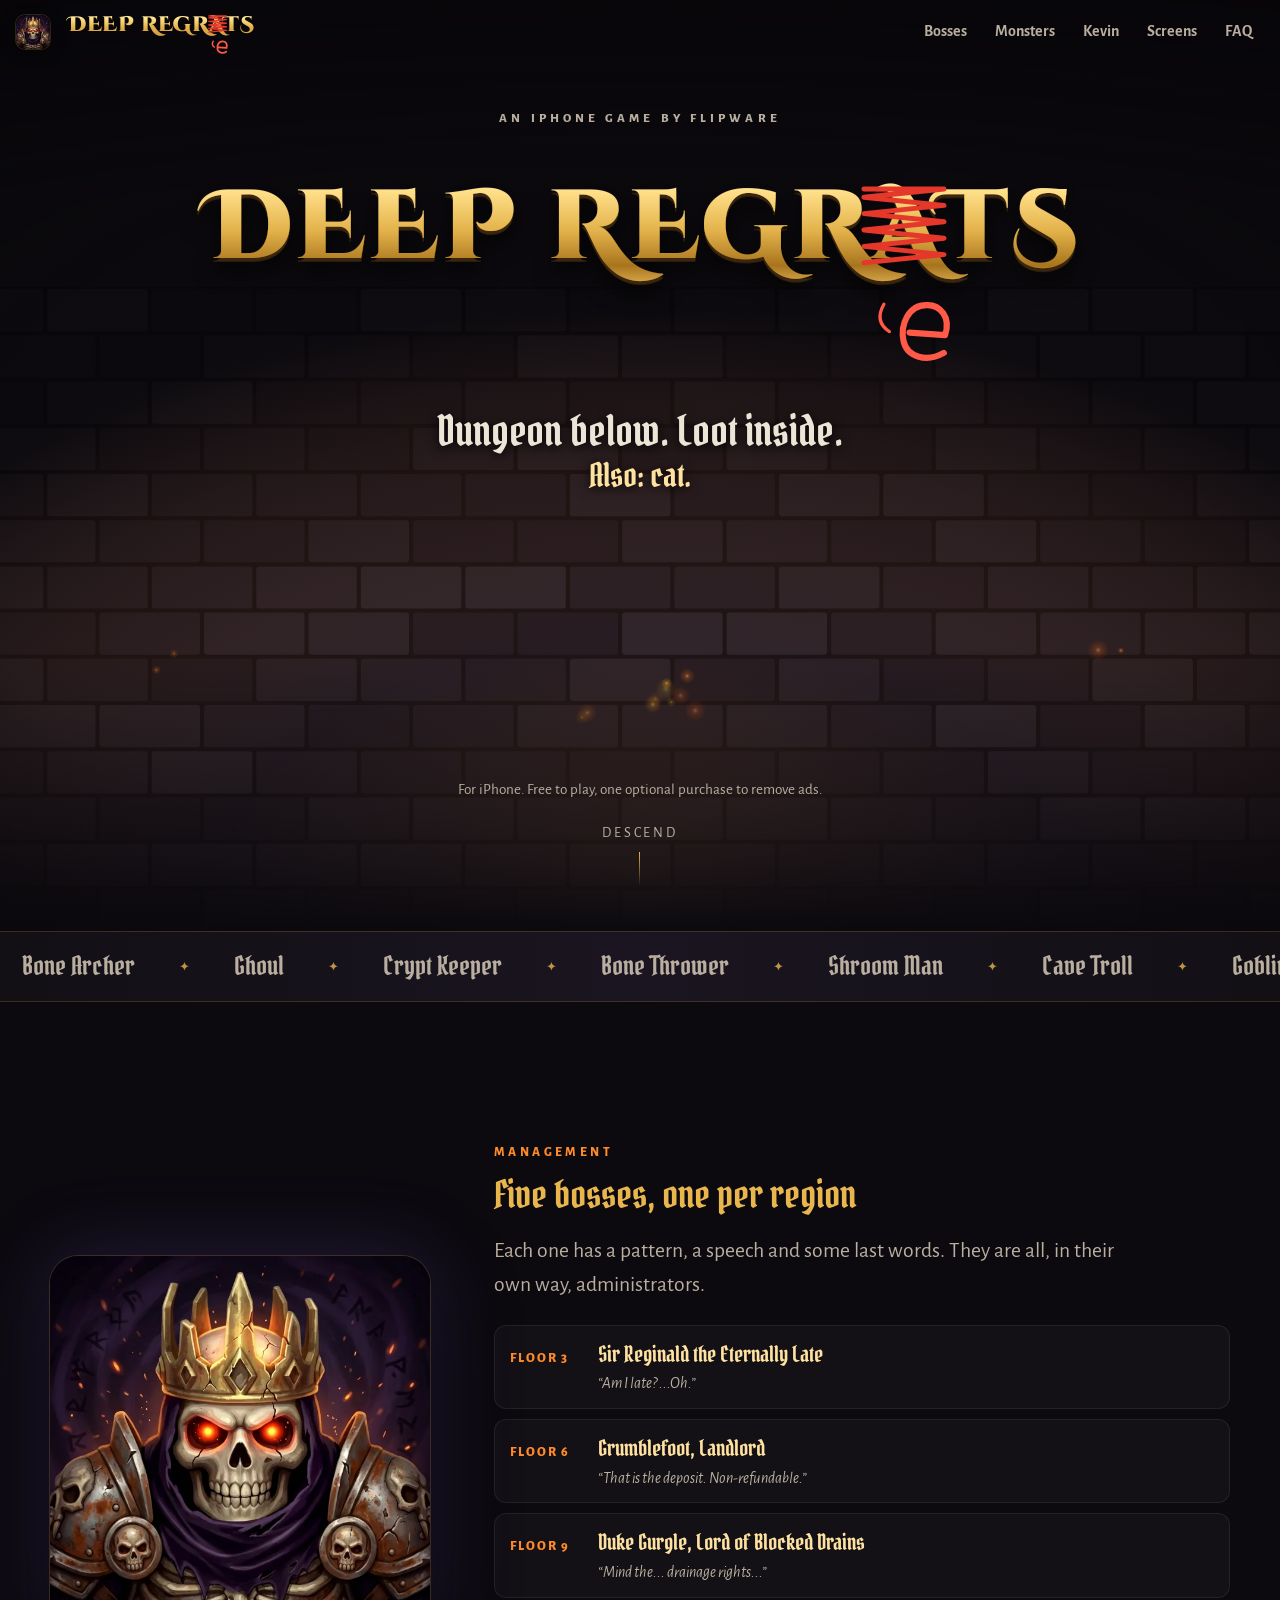
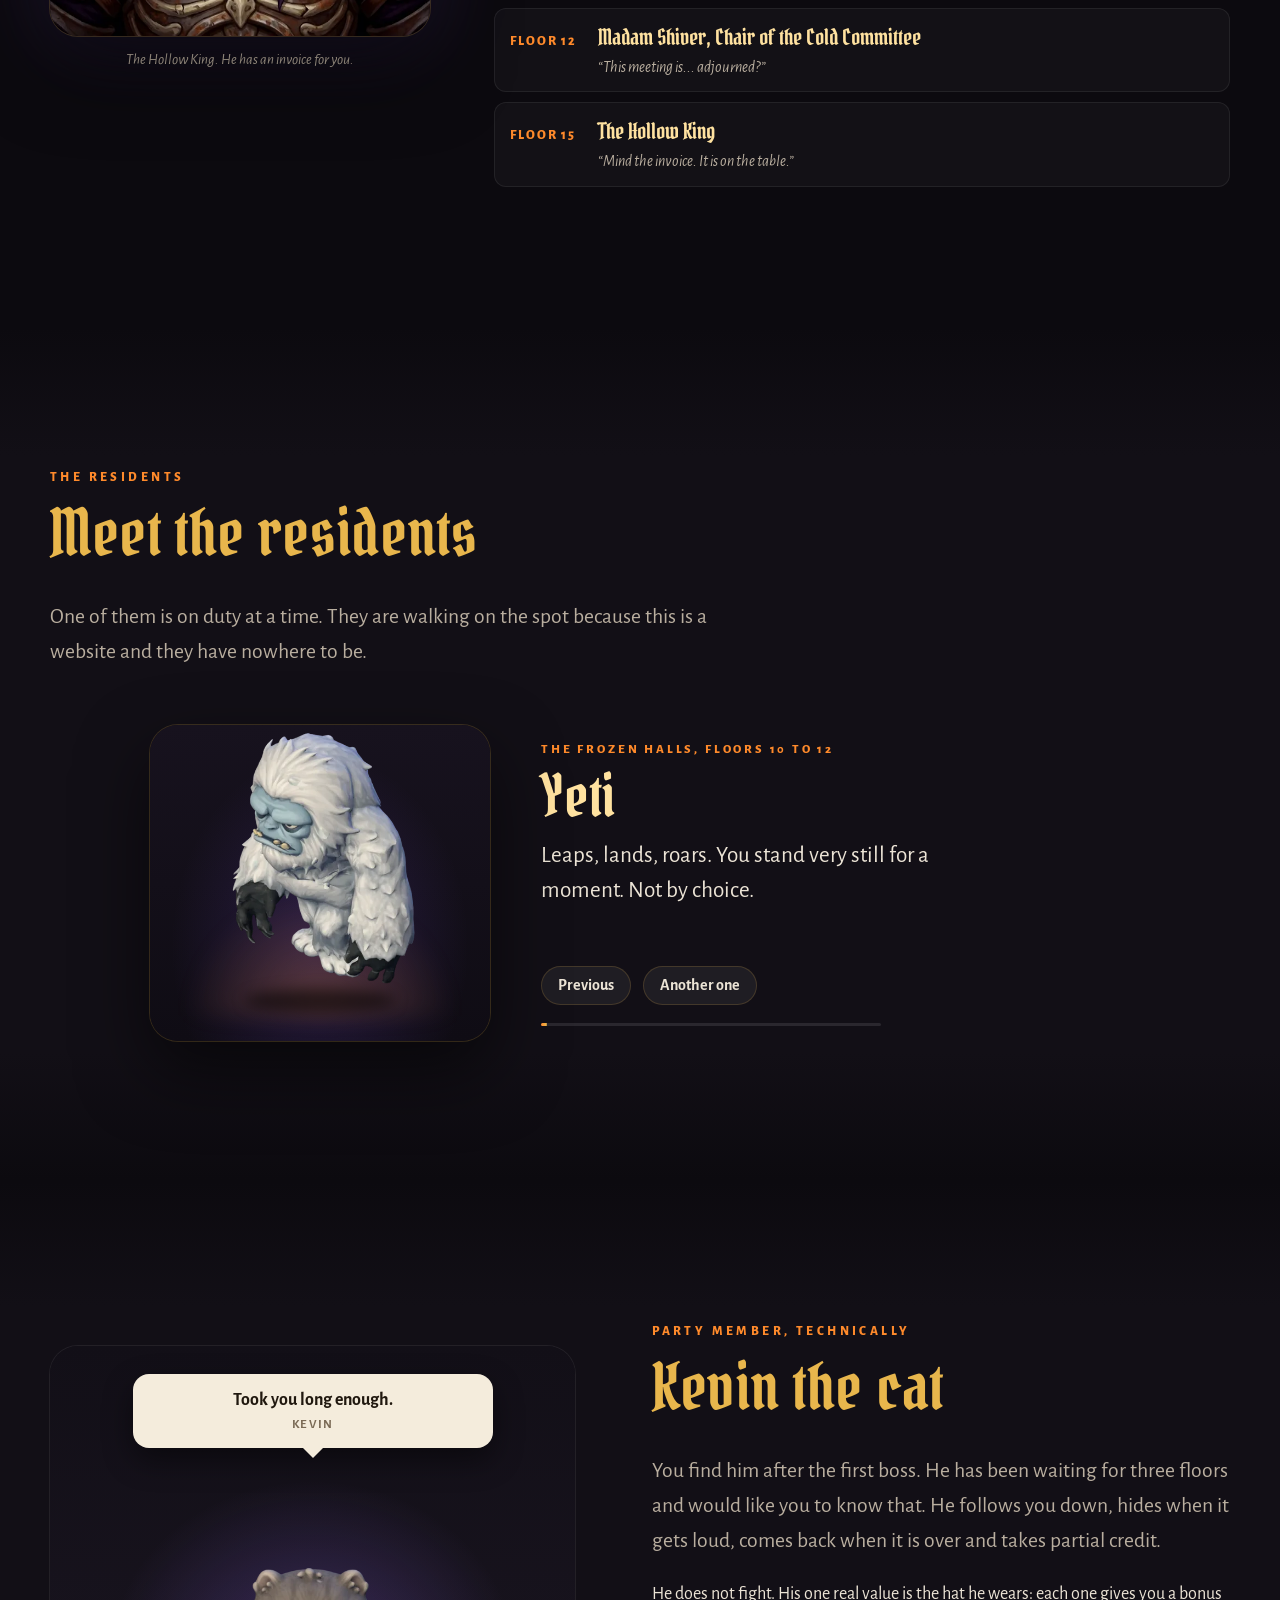
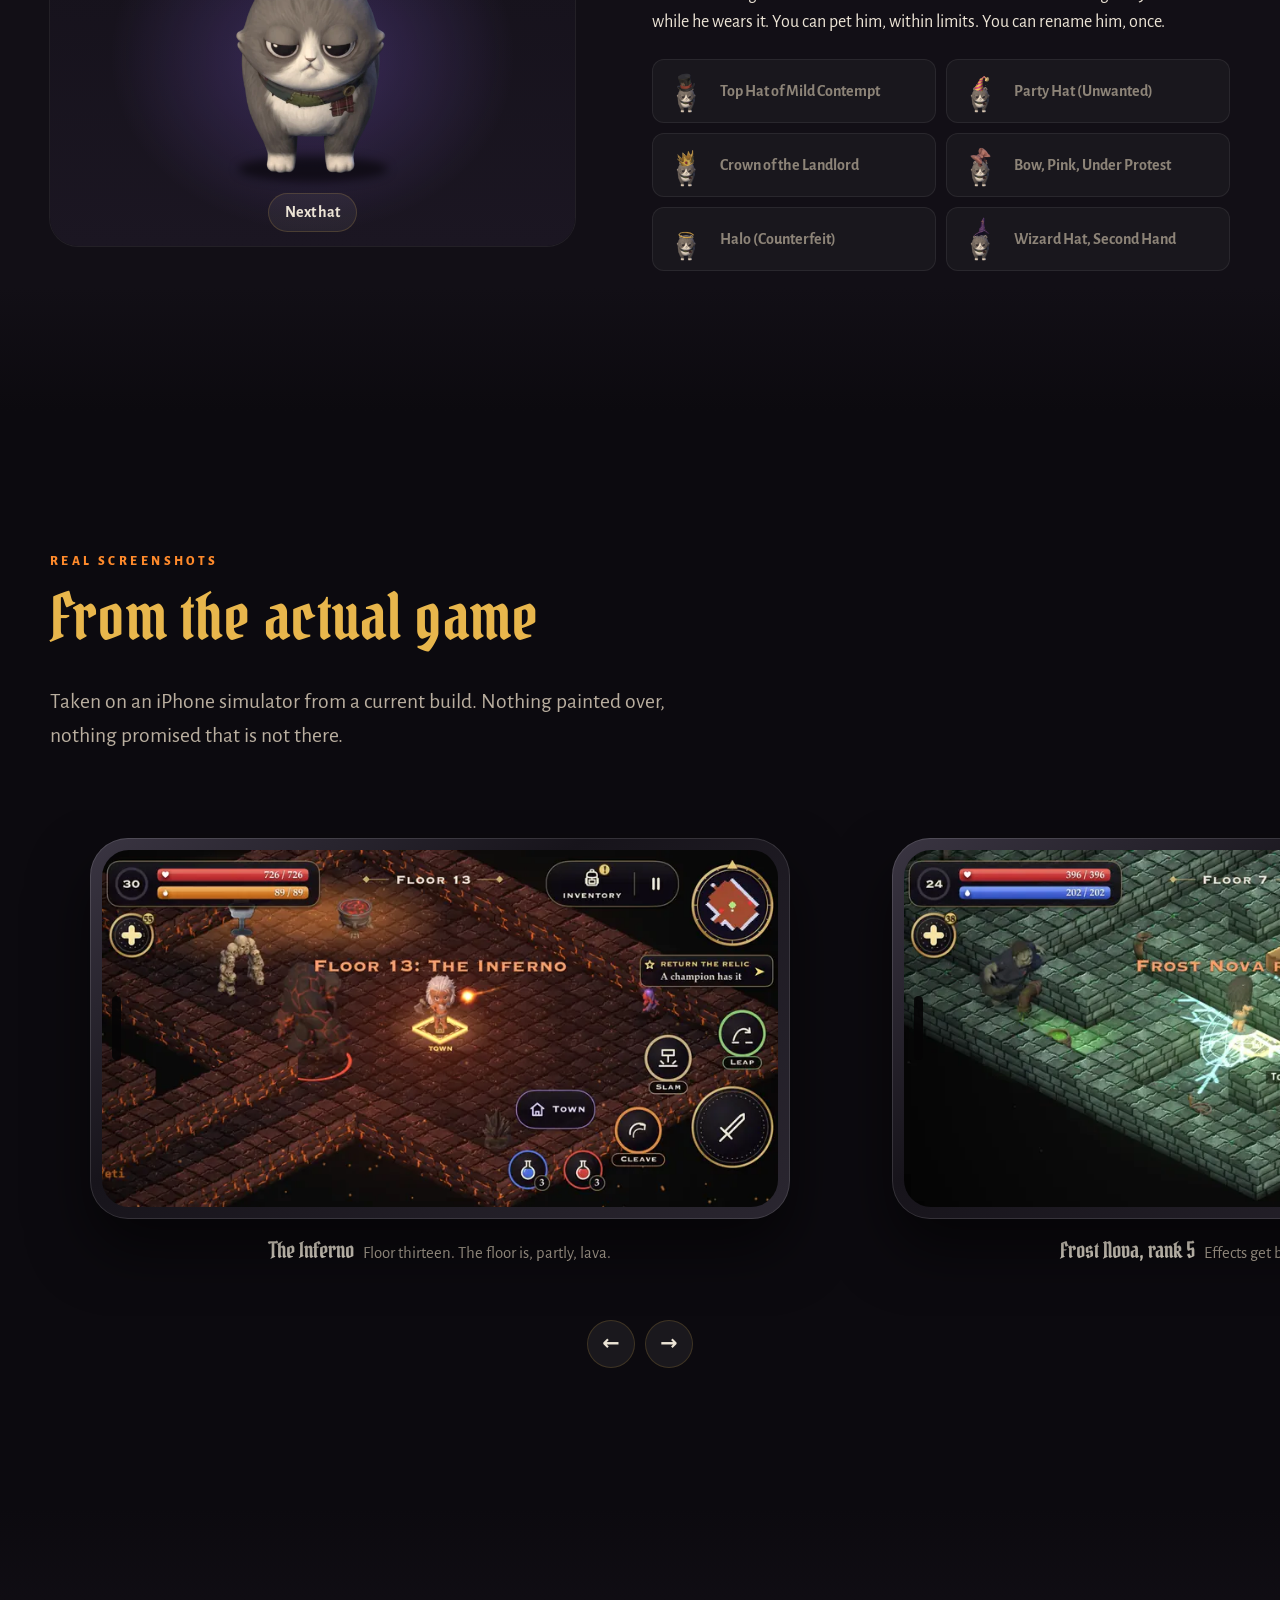
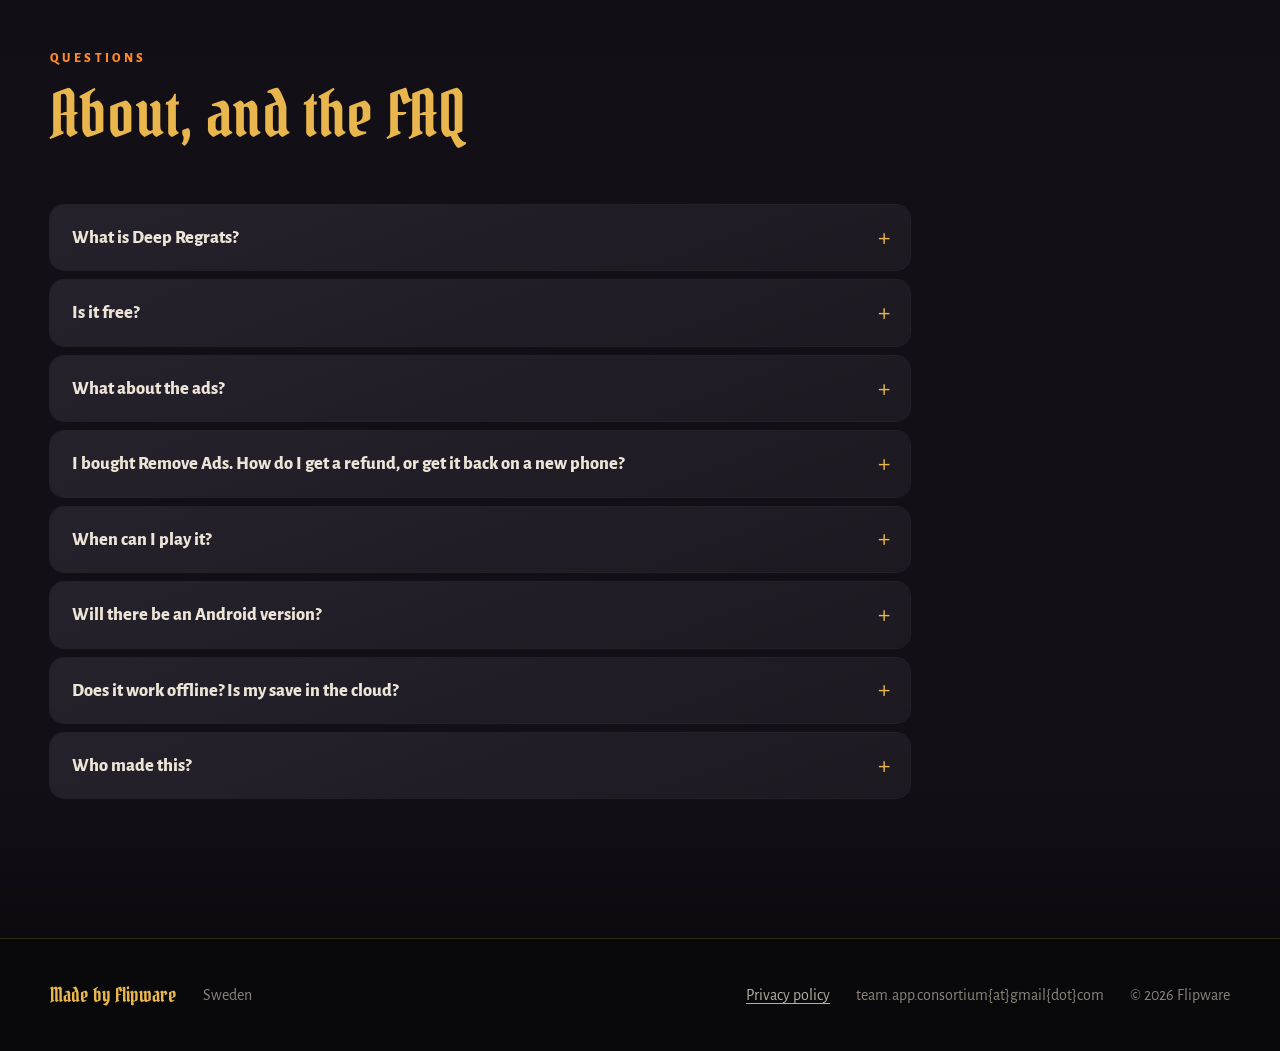
<file: index.html>
<!doctype html>
<html lang="en">
<head>
<meta charset="utf-8">
<meta name="viewport" content="width=device-width, initial-scale=1, viewport-fit=cover">
<title>Deep Regrats: a painted dungeon crawler for iPhone</title>
<meta name="description" content="Deep Regrats is a deadpan isometric dungeon crawler for iPhone: a painted hero, a dungeon full of residents, bosses, loot, rule-bending skills and a cat called Kevin who wears hats.">
<meta name="theme-color" content="#0c0a0f">
<link rel="canonical" href="https://ftronnbe.github.io/spelet-public/">
<link rel="icon" href="favicon.ico" sizes="any">
<link rel="icon" href="assets/img/favicon-32.png" type="image/png" sizes="32x32">
<link rel="apple-touch-icon" href="apple-touch-icon.png">
<link rel="manifest" href="site.webmanifest">
<link rel="preload" href="assets/fonts/cinzel-decorative-latin-900-normal.woff2" as="font" type="font/woff2" crossorigin>
<link rel="preload" href="assets/fonts/pirata-one-latin-400-normal.woff2" as="font" type="font/woff2" crossorigin>
<link rel="stylesheet" href="assets/css/style.css?v=6">
<meta property="og:type" content="website">
<meta property="og:site_name" content="Deep Regrats">
<meta property="og:title" content="Deep Regrats: dungeon below, loot inside. Also: cat.">
<meta property="og:description" content="A deadpan, painted, isometric dungeon crawler for iPhone. Bosses, loot, rule-bending skills and Kevin, a cat with hats.">
<meta property="og:url" content="https://ftronnbe.github.io/spelet-public/">
<meta property="og:image" content="https://ftronnbe.github.io/spelet-public/assets/img/og-image.jpg">
<meta property="og:image:width" content="1200">
<meta property="og:image:height" content="630">
<meta property="og:image:alt" content="Deep Regrats: the Hollow King in a cracked gold crown, beside the title in gold.">
<meta name="twitter:card" content="summary_large_image">
<script src="assets/js/links.js?v=3" defer></script>
<script src="assets/js/main.js?v=6" defer></script>
</head>
<body>
<a class="skip" href="#main">Skip to content</a>

<header class="nav" id="nav">
  <a class="brand" href="./" aria-label="Deep Regrats"><img src="assets/img/icon-68.webp" width="34" height="34" alt=""><svg class="brand-logo" viewBox="40 74 1010 232" aria-hidden="true" focusable="false"><defs><linearGradient id="bg" x1="0" y1="0" x2="0" y2="1"><stop offset="0" stop-color="#fff3cf"/><stop offset=".3" stop-color="#ffe08a"/><stop offset=".6" stop-color="#e3b24a"/><stop offset="1" stop-color="#c8923a"/></linearGradient></defs><text class="tt" x="550" y="170" text-anchor="middle" fill="url(#bg)">DEEP REGRATS</text><path class="scrawl" pathLength="1" d="M790.8 94.5 L 878.8 94.5 L 790.8 103.5 L 878.8 112.5 L 790.8 121.5 L 878.8 130.5 L 790.8 139.5 L 878.8 148.5 L 790.8 157.5 L 878.8 166.5 L 790.8 175.5"/><path class="scribe" pathLength="1" d="M-15 3 L15 1 C18 -15 7 -24 -4 -22 C-19 -20 -24 -3 -19 11 C-14 24 3 26 16 16" transform="translate(860.8 251) rotate(8) scale(1.3)"/><path class="scribe tick" pathLength="1" d="M812.8 221 q -11 19 6 30"/></svg></a>
  <button class="menu-btn" type="button" aria-expanded="false" aria-controls="menu">Menu</button>
  <nav class="links" id="menu" aria-label="Main">
    <a href="#bosses">Bosses</a>
    <a href="#monsters">Monsters</a>
    <a href="#kevin">Kevin</a>
    <a href="#screens">Screens</a>
    <a href="#faq">FAQ</a>
  </nav>
</header>

<main id="main">
<section class="hero" aria-labelledby="title">
  <div class="scene" aria-hidden="true">
<div class="layer" style="--d:6"><svg viewBox="0 0 1600 1000" preserveAspectRatio="xMidYMid slice" aria-hidden="true"><rect width="1600" height="1000" fill="#120f15"/><rect x="-102" y="2" width="100" height="42" rx="3" fill="rgb(34, 29, 40)"/><rect x="2" y="2" width="100" height="42" rx="3" fill="rgb(31, 26, 37)"/><rect x="106" y="2" width="100" height="42" rx="3" fill="rgb(35, 30, 41)"/><rect x="210" y="2" width="100" height="42" rx="3" fill="rgb(39, 34, 45)"/><rect x="314" y="2" width="100" height="42" rx="3" fill="rgb(29, 24, 35)"/><rect x="418" y="2" width="100" height="42" rx="3" fill="rgb(30, 25, 36)"/><rect x="522" y="2" width="100" height="42" rx="3" fill="rgb(42, 37, 48)"/><rect x="626" y="2" width="100" height="42" rx="3" fill="rgb(37, 32, 43)"/><rect x="730" y="2" width="100" height="42" rx="3" fill="rgb(30, 25, 36)"/><rect x="834" y="2" width="100" height="42" rx="3" fill="rgb(34, 29, 40)"/><rect x="938" y="2" width="100" height="42" rx="3" fill="rgb(38, 33, 44)"/><rect x="1042" y="2" width="100" height="42" rx="3" fill="rgb(29, 24, 35)"/><rect x="1146" y="2" width="100" height="42" rx="3" fill="rgb(43, 38, 49)"/><rect x="1250" y="2" width="100" height="42" rx="3" fill="rgb(37, 32, 43)"/><rect x="1354" y="2" width="100" height="42" rx="3" fill="rgb(32, 27, 38)"/><rect x="1458" y="2" width="100" height="42" rx="3" fill="rgb(29, 24, 35)"/><rect x="1562" y="2" width="100" height="42" rx="3" fill="rgb(30, 25, 36)"/><rect x="1666" y="2" width="100" height="42" rx="3" fill="rgb(35, 30, 41)"/><rect x="-50" y="48" width="100" height="42" rx="3" fill="rgb(35, 30, 41)"/><rect x="54" y="48" width="100" height="42" rx="3" fill="rgb(30, 25, 36)"/><rect x="158" y="48" width="100" height="42" rx="3" fill="rgb(32, 27, 38)"/><rect x="262" y="48" width="100" height="42" rx="3" fill="rgb(30, 25, 36)"/><rect x="366" y="48" width="100" height="42" rx="3" fill="rgb(37, 32, 43)"/><rect x="470" y="48" width="100" height="42" rx="3" fill="rgb(35, 30, 41)"/><rect x="574" y="48" width="100" height="42" rx="3" fill="rgb(29, 24, 35)"/><rect x="678" y="48" width="100" height="42" rx="3" fill="rgb(42, 37, 48)"/><rect x="782" y="48" width="100" height="42" rx="3" fill="rgb(38, 33, 44)"/><rect x="886" y="48" width="100" height="42" rx="3" fill="rgb(30, 25, 36)"/><rect x="990" y="48" width="100" height="42" rx="3" fill="rgb(32, 27, 38)"/><rect x="1094" y="48" width="100" height="42" rx="3" fill="rgb(39, 34, 45)"/><rect x="1198" y="48" width="100" height="42" rx="3" fill="rgb(39, 34, 45)"/><rect x="1302" y="48" width="100" height="42" rx="3" fill="rgb(38, 33, 44)"/><rect x="1406" y="48" width="100" height="42" rx="3" fill="rgb(29, 24, 35)"/><rect x="1510" y="48" width="100" height="42" rx="3" fill="rgb(38, 33, 44)"/><rect x="1614" y="48" width="100" height="42" rx="3" fill="rgb(38, 33, 44)"/><rect x="1718" y="48" width="100" height="42" rx="3" fill="rgb(35, 30, 41)"/><rect x="-102" y="94" width="100" height="42" rx="3" fill="rgb(29, 24, 35)"/><rect x="2" y="94" width="100" height="42" rx="3" fill="rgb(32, 27, 38)"/><rect x="106" y="94" width="100" height="42" rx="3" fill="rgb(29, 24, 35)"/><rect x="210" y="94" width="100" height="42" rx="3" fill="rgb(37, 32, 43)"/><rect x="314" y="94" width="100" height="42" rx="3" fill="rgb(42, 37, 48)"/><rect x="418" y="94" width="100" height="42" rx="3" fill="rgb(31, 26, 37)"/><rect x="522" y="94" width="100" height="42" rx="3" fill="rgb(33, 28, 39)"/><rect x="626" y="94" width="100" height="42" rx="3" fill="rgb(35, 30, 41)"/><rect x="730" y="94" width="100" height="42" rx="3" fill="rgb(31, 26, 37)"/><rect x="834" y="94" width="100" height="42" rx="3" fill="rgb(37, 32, 43)"/><rect x="938" y="94" width="100" height="42" rx="3" fill="rgb(30, 25, 36)"/><rect x="1042" y="94" width="100" height="42" rx="3" fill="rgb(38, 33, 44)"/><rect x="1146" y="94" width="100" height="42" rx="3" fill="rgb(33, 28, 39)"/><rect x="1250" y="94" width="100" height="42" rx="3" fill="rgb(37, 32, 43)"/><rect x="1354" y="94" width="100" height="42" rx="3" fill="rgb(42, 37, 48)"/><rect x="1458" y="94" width="100" height="42" rx="3" fill="rgb(39, 34, 45)"/><rect x="1562" y="94" width="100" height="42" rx="3" fill="rgb(31, 26, 37)"/><rect x="1666" y="94" width="100" height="42" rx="3" fill="rgb(30, 25, 36)"/><rect x="-50" y="140" width="100" height="42" rx="3" fill="rgb(38, 33, 44)"/><rect x="54" y="140" width="100" height="42" rx="3" fill="rgb(38, 33, 44)"/><rect x="158" y="140" width="100" height="42" rx="3" fill="rgb(39, 34, 45)"/><rect x="262" y="140" width="100" height="42" rx="3" fill="rgb(32, 27, 38)"/><rect x="366" y="140" width="100" height="42" rx="3" fill="rgb(34, 29, 40)"/><rect x="470" y="140" width="100" height="42" rx="3" fill="rgb(30, 25, 36)"/><rect x="574" y="140" width="100" height="42" rx="3" fill="rgb(37, 32, 43)"/><rect x="678" y="140" width="100" height="42" rx="3" fill="rgb(40, 35, 46)"/><rect x="782" y="140" width="100" height="42" rx="3" fill="rgb(30, 25, 36)"/><rect x="886" y="140" width="100" height="42" rx="3" fill="rgb(38, 33, 44)"/><rect x="990" y="140" width="100" height="42" rx="3" fill="rgb(29, 24, 35)"/><rect x="1094" y="140" width="100" height="42" rx="3" fill="rgb(38, 33, 44)"/><rect x="1198" y="140" width="100" height="42" rx="3" fill="rgb(32, 27, 38)"/><rect x="1302" y="140" width="100" height="42" rx="3" fill="rgb(36, 31, 42)"/><rect x="1406" y="140" width="100" height="42" rx="3" fill="rgb(39, 34, 45)"/><rect x="1510" y="140" width="100" height="42" rx="3" fill="rgb(37, 32, 43)"/><rect x="1614" y="140" width="100" height="42" rx="3" fill="rgb(35, 30, 41)"/><rect x="1718" y="140" width="100" height="42" rx="3" fill="rgb(41, 36, 47)"/><rect x="-102" y="186" width="100" height="42" rx="3" fill="rgb(34, 29, 40)"/><rect x="2" y="186" width="100" height="42" rx="3" fill="rgb(36, 31, 42)"/><rect x="106" y="186" width="100" height="42" rx="3" fill="rgb(38, 33, 44)"/><rect x="210" y="186" width="100" height="42" rx="3" fill="rgb(43, 38, 49)"/><rect x="314" y="186" width="100" height="42" rx="3" fill="rgb(36, 31, 42)"/><rect x="418" y="186" width="100" height="42" rx="3" fill="rgb(34, 29, 40)"/><rect x="522" y="186" width="100" height="42" rx="3" fill="rgb(33, 28, 39)"/><rect x="626" y="186" width="100" height="42" rx="3" fill="rgb(32, 27, 38)"/><rect x="730" y="186" width="100" height="42" rx="3" fill="rgb(41, 36, 47)"/><rect x="834" y="186" width="100" height="42" rx="3" fill="rgb(31, 26, 37)"/><rect x="938" y="186" width="100" height="42" rx="3" fill="rgb(40, 35, 46)"/><rect x="1042" y="186" width="100" height="42" rx="3" fill="rgb(41, 36, 47)"/><rect x="1146" y="186" width="100" height="42" rx="3" fill="rgb(32, 27, 38)"/><rect x="1250" y="186" width="100" height="42" rx="3" fill="rgb(30, 25, 36)"/><rect x="1354" y="186" width="100" height="42" rx="3" fill="rgb(38, 33, 44)"/><rect x="1458" y="186" width="100" height="42" rx="3" fill="rgb(33, 28, 39)"/><rect x="1562" y="186" width="100" height="42" rx="3" fill="rgb(37, 32, 43)"/><rect x="1666" y="186" width="100" height="42" rx="3" fill="rgb(36, 31, 42)"/><rect x="-50" y="232" width="100" height="42" rx="3" fill="rgb(43, 38, 49)"/><rect x="54" y="232" width="100" height="42" rx="3" fill="rgb(34, 29, 40)"/><rect x="158" y="232" width="100" height="42" rx="3" fill="rgb(40, 35, 46)"/><rect x="262" y="232" width="100" height="42" rx="3" fill="rgb(36, 31, 42)"/><rect x="366" y="232" width="100" height="42" rx="3" fill="rgb(33, 28, 39)"/><rect x="470" y="232" width="100" height="42" rx="3" fill="rgb(38, 33, 44)"/><rect x="574" y="232" width="100" height="42" rx="3" fill="rgb(30, 25, 36)"/><rect x="678" y="232" width="100" height="42" rx="3" fill="rgb(30, 25, 36)"/><rect x="782" y="232" width="100" height="42" rx="3" fill="rgb(37, 32, 43)"/><rect x="886" y="232" width="100" height="42" rx="3" fill="rgb(35, 30, 41)"/><rect x="990" y="232" width="100" height="42" rx="3" fill="rgb(31, 26, 37)"/><rect x="1094" y="232" width="100" height="42" rx="3" fill="rgb(41, 36, 47)"/><rect x="1198" y="232" width="100" height="42" rx="3" fill="rgb(34, 29, 40)"/><rect x="1302" y="232" width="100" height="42" rx="3" fill="rgb(31, 26, 37)"/><rect x="1406" y="232" width="100" height="42" rx="3" fill="rgb(43, 38, 49)"/><rect x="1510" y="232" width="100" height="42" rx="3" fill="rgb(36, 31, 42)"/><rect x="1614" y="232" width="100" height="42" rx="3" fill="rgb(35, 30, 41)"/><rect x="1718" y="232" width="100" height="42" rx="3" fill="rgb(29, 24, 35)"/><rect x="-102" y="278" width="100" height="42" rx="3" fill="rgb(39, 34, 45)"/><rect x="2" y="278" width="100" height="42" rx="3" fill="rgb(30, 25, 36)"/><rect x="106" y="278" width="100" height="42" rx="3" fill="rgb(41, 36, 47)"/><rect x="210" y="278" width="100" height="42" rx="3" fill="rgb(37, 32, 43)"/><rect x="314" y="278" width="100" height="42" rx="3" fill="rgb(38, 33, 44)"/><rect x="418" y="278" width="100" height="42" rx="3" fill="rgb(41, 36, 47)"/><rect x="522" y="278" width="100" height="42" rx="3" fill="rgb(43, 38, 49)"/><rect x="626" y="278" width="100" height="42" rx="3" fill="rgb(42, 37, 48)"/><rect x="730" y="278" width="100" height="42" rx="3" fill="rgb(34, 29, 40)"/><rect x="834" y="278" width="100" height="42" rx="3" fill="rgb(34, 29, 40)"/><rect x="938" y="278" width="100" height="42" rx="3" fill="rgb(40, 35, 46)"/><rect x="1042" y="278" width="100" height="42" rx="3" fill="rgb(34, 29, 40)"/><rect x="1146" y="278" width="100" height="42" rx="3" fill="rgb(38, 33, 44)"/><rect x="1250" y="278" width="100" height="42" rx="3" fill="rgb(36, 31, 42)"/><rect x="1354" y="278" width="100" height="42" rx="3" fill="rgb(38, 33, 44)"/><rect x="1458" y="278" width="100" height="42" rx="3" fill="rgb(41, 36, 47)"/><rect x="1562" y="278" width="100" height="42" rx="3" fill="rgb(36, 31, 42)"/><rect x="1666" y="278" width="100" height="42" rx="3" fill="rgb(30, 25, 36)"/><rect x="-50" y="324" width="100" height="42" rx="3" fill="rgb(42, 37, 48)"/><rect x="54" y="324" width="100" height="42" rx="3" fill="rgb(30, 25, 36)"/><rect x="158" y="324" width="100" height="42" rx="3" fill="rgb(33, 28, 39)"/><rect x="262" y="324" width="100" height="42" rx="3" fill="rgb(36, 31, 42)"/><rect x="366" y="324" width="100" height="42" rx="3" fill="rgb(40, 35, 46)"/><rect x="470" y="324" width="100" height="42" rx="3" fill="rgb(39, 34, 45)"/><rect x="574" y="324" width="100" height="42" rx="3" fill="rgb(30, 25, 36)"/><rect x="678" y="324" width="100" height="42" rx="3" fill="rgb(29, 24, 35)"/><rect x="782" y="324" width="100" height="42" rx="3" fill="rgb(40, 35, 46)"/><rect x="886" y="324" width="100" height="42" rx="3" fill="rgb(40, 35, 46)"/><rect x="990" y="324" width="100" height="42" rx="3" fill="rgb(33, 28, 39)"/><rect x="1094" y="324" width="100" height="42" rx="3" fill="rgb(39, 34, 45)"/><rect x="1198" y="324" width="100" height="42" rx="3" fill="rgb(38, 33, 44)"/><rect x="1302" y="324" width="100" height="42" rx="3" fill="rgb(39, 34, 45)"/><rect x="1406" y="324" width="100" height="42" rx="3" fill="rgb(42, 37, 48)"/><rect x="1510" y="324" width="100" height="42" rx="3" fill="rgb(36, 31, 42)"/><rect x="1614" y="324" width="100" height="42" rx="3" fill="rgb(33, 28, 39)"/><rect x="1718" y="324" width="100" height="42" rx="3" fill="rgb(40, 35, 46)"/><rect x="-102" y="370" width="100" height="42" rx="3" fill="rgb(35, 30, 41)"/><rect x="2" y="370" width="100" height="42" rx="3" fill="rgb(43, 38, 49)"/><rect x="106" y="370" width="100" height="42" rx="3" fill="rgb(39, 34, 45)"/><rect x="210" y="370" width="100" height="42" rx="3" fill="rgb(34, 29, 40)"/><rect x="314" y="370" width="100" height="42" rx="3" fill="rgb(29, 24, 35)"/><rect x="418" y="370" width="100" height="42" rx="3" fill="rgb(36, 31, 42)"/><rect x="522" y="370" width="100" height="42" rx="3" fill="rgb(34, 29, 40)"/><rect x="626" y="370" width="100" height="42" rx="3" fill="rgb(31, 26, 37)"/><rect x="730" y="370" width="100" height="42" rx="3" fill="rgb(38, 33, 44)"/><rect x="834" y="370" width="100" height="42" rx="3" fill="rgb(30, 25, 36)"/><rect x="938" y="370" width="100" height="42" rx="3" fill="rgb(36, 31, 42)"/><rect x="1042" y="370" width="100" height="42" rx="3" fill="rgb(29, 24, 35)"/><rect x="1146" y="370" width="100" height="42" rx="3" fill="rgb(32, 27, 38)"/><rect x="1250" y="370" width="100" height="42" rx="3" fill="rgb(41, 36, 47)"/><rect x="1354" y="370" width="100" height="42" rx="3" fill="rgb(33, 28, 39)"/><rect x="1458" y="370" width="100" height="42" rx="3" fill="rgb(31, 26, 37)"/><rect x="1562" y="370" width="100" height="42" rx="3" fill="rgb(40, 35, 46)"/><rect x="1666" y="370" width="100" height="42" rx="3" fill="rgb(32, 27, 38)"/><rect x="-50" y="416" width="100" height="42" rx="3" fill="rgb(35, 30, 41)"/><rect x="54" y="416" width="100" height="42" rx="3" fill="rgb(35, 30, 41)"/><rect x="158" y="416" width="100" height="42" rx="3" fill="rgb(43, 38, 49)"/><rect x="262" y="416" width="100" height="42" rx="3" fill="rgb(42, 37, 48)"/><rect x="366" y="416" width="100" height="42" rx="3" fill="rgb(36, 31, 42)"/><rect x="470" y="416" width="100" height="42" rx="3" fill="rgb(30, 25, 36)"/><rect x="574" y="416" width="100" height="42" rx="3" fill="rgb(31, 26, 37)"/><rect x="678" y="416" width="100" height="42" rx="3" fill="rgb(36, 31, 42)"/><rect x="782" y="416" width="100" height="42" rx="3" fill="rgb(35, 30, 41)"/><rect x="886" y="416" width="100" height="42" rx="3" fill="rgb(37, 32, 43)"/><rect x="990" y="416" width="100" height="42" rx="3" fill="rgb(33, 28, 39)"/><rect x="1094" y="416" width="100" height="42" rx="3" fill="rgb(43, 38, 49)"/><rect x="1198" y="416" width="100" height="42" rx="3" fill="rgb(31, 26, 37)"/><rect x="1302" y="416" width="100" height="42" rx="3" fill="rgb(42, 37, 48)"/><rect x="1406" y="416" width="100" height="42" rx="3" fill="rgb(35, 30, 41)"/><rect x="1510" y="416" width="100" height="42" rx="3" fill="rgb(42, 37, 48)"/><rect x="1614" y="416" width="100" height="42" rx="3" fill="rgb(37, 32, 43)"/><rect x="1718" y="416" width="100" height="42" rx="3" fill="rgb(33, 28, 39)"/><rect x="-102" y="462" width="100" height="42" rx="3" fill="rgb(40, 35, 46)"/><rect x="2" y="462" width="100" height="42" rx="3" fill="rgb(35, 30, 41)"/><rect x="106" y="462" width="100" height="42" rx="3" fill="rgb(34, 29, 40)"/><rect x="210" y="462" width="100" height="42" rx="3" fill="rgb(39, 34, 45)"/><rect x="314" y="462" width="100" height="42" rx="3" fill="rgb(43, 38, 49)"/><rect x="418" y="462" width="100" height="42" rx="3" fill="rgb(35, 30, 41)"/><rect x="522" y="462" width="100" height="42" rx="3" fill="rgb(32, 27, 38)"/><rect x="626" y="462" width="100" height="42" rx="3" fill="rgb(31, 26, 37)"/><rect x="730" y="462" width="100" height="42" rx="3" fill="rgb(30, 25, 36)"/><rect x="834" y="462" width="100" height="42" rx="3" fill="rgb(31, 26, 37)"/><rect x="938" y="462" width="100" height="42" rx="3" fill="rgb(31, 26, 37)"/><rect x="1042" y="462" width="100" height="42" rx="3" fill="rgb(32, 27, 38)"/><rect x="1146" y="462" width="100" height="42" rx="3" fill="rgb(39, 34, 45)"/><rect x="1250" y="462" width="100" height="42" rx="3" fill="rgb(32, 27, 38)"/><rect x="1354" y="462" width="100" height="42" rx="3" fill="rgb(29, 24, 35)"/><rect x="1458" y="462" width="100" height="42" rx="3" fill="rgb(36, 31, 42)"/><rect x="1562" y="462" width="100" height="42" rx="3" fill="rgb(42, 37, 48)"/><rect x="1666" y="462" width="100" height="42" rx="3" fill="rgb(38, 33, 44)"/><rect x="-50" y="508" width="100" height="42" rx="3" fill="rgb(31, 26, 37)"/><rect x="54" y="508" width="100" height="42" rx="3" fill="rgb(33, 28, 39)"/><rect x="158" y="508" width="100" height="42" rx="3" fill="rgb(33, 28, 39)"/><rect x="262" y="508" width="100" height="42" rx="3" fill="rgb(29, 24, 35)"/><rect x="366" y="508" width="100" height="42" rx="3" fill="rgb(31, 26, 37)"/><rect x="470" y="508" width="100" height="42" rx="3" fill="rgb(35, 30, 41)"/><rect x="574" y="508" width="100" height="42" rx="3" fill="rgb(37, 32, 43)"/><rect x="678" y="508" width="100" height="42" rx="3" fill="rgb(34, 29, 40)"/><rect x="782" y="508" width="100" height="42" rx="3" fill="rgb(38, 33, 44)"/><rect x="886" y="508" width="100" height="42" rx="3" fill="rgb(38, 33, 44)"/><rect x="990" y="508" width="100" height="42" rx="3" fill="rgb(34, 29, 40)"/><rect x="1094" y="508" width="100" height="42" rx="3" fill="rgb(31, 26, 37)"/><rect x="1198" y="508" width="100" height="42" rx="3" fill="rgb(40, 35, 46)"/><rect x="1302" y="508" width="100" height="42" rx="3" fill="rgb(42, 37, 48)"/><rect x="1406" y="508" width="100" height="42" rx="3" fill="rgb(37, 32, 43)"/><rect x="1510" y="508" width="100" height="42" rx="3" fill="rgb(38, 33, 44)"/><rect x="1614" y="508" width="100" height="42" rx="3" fill="rgb(39, 34, 45)"/><rect x="1718" y="508" width="100" height="42" rx="3" fill="rgb(39, 34, 45)"/><rect x="-102" y="554" width="100" height="42" rx="3" fill="rgb(40, 35, 46)"/><rect x="2" y="554" width="100" height="42" rx="3" fill="rgb(29, 24, 35)"/><rect x="106" y="554" width="100" height="42" rx="3" fill="rgb(36, 31, 42)"/><rect x="210" y="554" width="100" height="42" rx="3" fill="rgb(43, 38, 49)"/><rect x="314" y="554" width="100" height="42" rx="3" fill="rgb(42, 37, 48)"/><rect x="418" y="554" width="100" height="42" rx="3" fill="rgb(41, 36, 47)"/><rect x="522" y="554" width="100" height="42" rx="3" fill="rgb(42, 37, 48)"/><rect x="626" y="554" width="100" height="42" rx="3" fill="rgb(39, 34, 45)"/><rect x="730" y="554" width="100" height="42" rx="3" fill="rgb(41, 36, 47)"/><rect x="834" y="554" width="100" height="42" rx="3" fill="rgb(37, 32, 43)"/><rect x="938" y="554" width="100" height="42" rx="3" fill="rgb(35, 30, 41)"/><rect x="1042" y="554" width="100" height="42" rx="3" fill="rgb(35, 30, 41)"/><rect x="1146" y="554" width="100" height="42" rx="3" fill="rgb(35, 30, 41)"/><rect x="1250" y="554" width="100" height="42" rx="3" fill="rgb(35, 30, 41)"/><rect x="1354" y="554" width="100" height="42" rx="3" fill="rgb(30, 25, 36)"/><rect x="1458" y="554" width="100" height="42" rx="3" fill="rgb(36, 31, 42)"/><rect x="1562" y="554" width="100" height="42" rx="3" fill="rgb(39, 34, 45)"/><rect x="1666" y="554" width="100" height="42" rx="3" fill="rgb(35, 30, 41)"/><rect x="-50" y="600" width="100" height="42" rx="3" fill="rgb(29, 24, 35)"/><rect x="54" y="600" width="100" height="42" rx="3" fill="rgb(32, 27, 38)"/><rect x="158" y="600" width="100" height="42" rx="3" fill="rgb(30, 25, 36)"/><rect x="262" y="600" width="100" height="42" rx="3" fill="rgb(32, 27, 38)"/><rect x="366" y="600" width="100" height="42" rx="3" fill="rgb(36, 31, 42)"/><rect x="470" y="600" width="100" height="42" rx="3" fill="rgb(31, 26, 37)"/><rect x="574" y="600" width="100" height="42" rx="3" fill="rgb(30, 25, 36)"/><rect x="678" y="600" width="100" height="42" rx="3" fill="rgb(34, 29, 40)"/><rect x="782" y="600" width="100" height="42" rx="3" fill="rgb(38, 33, 44)"/><rect x="886" y="600" width="100" height="42" rx="3" fill="rgb(29, 24, 35)"/><rect x="990" y="600" width="100" height="42" rx="3" fill="rgb(30, 25, 36)"/><rect x="1094" y="600" width="100" height="42" rx="3" fill="rgb(29, 24, 35)"/><rect x="1198" y="600" width="100" height="42" rx="3" fill="rgb(38, 33, 44)"/><rect x="1302" y="600" width="100" height="42" rx="3" fill="rgb(31, 26, 37)"/><rect x="1406" y="600" width="100" height="42" rx="3" fill="rgb(37, 32, 43)"/><rect x="1510" y="600" width="100" height="42" rx="3" fill="rgb(30, 25, 36)"/><rect x="1614" y="600" width="100" height="42" rx="3" fill="rgb(34, 29, 40)"/><rect x="1718" y="600" width="100" height="42" rx="3" fill="rgb(38, 33, 44)"/><rect x="-102" y="646" width="100" height="42" rx="3" fill="rgb(29, 24, 35)"/><rect x="2" y="646" width="100" height="42" rx="3" fill="rgb(30, 25, 36)"/><rect x="106" y="646" width="100" height="42" rx="3" fill="rgb(42, 37, 48)"/><rect x="210" y="646" width="100" height="42" rx="3" fill="rgb(32, 27, 38)"/><rect x="314" y="646" width="100" height="42" rx="3" fill="rgb(38, 33, 44)"/><rect x="418" y="646" width="100" height="42" rx="3" fill="rgb(35, 30, 41)"/><rect x="522" y="646" width="100" height="42" rx="3" fill="rgb(31, 26, 37)"/><rect x="626" y="646" width="100" height="42" rx="3" fill="rgb(39, 34, 45)"/><rect x="730" y="646" width="100" height="42" rx="3" fill="rgb(33, 28, 39)"/><rect x="834" y="646" width="100" height="42" rx="3" fill="rgb(34, 29, 40)"/><rect x="938" y="646" width="100" height="42" rx="3" fill="rgb(38, 33, 44)"/><rect x="1042" y="646" width="100" height="42" rx="3" fill="rgb(34, 29, 40)"/><rect x="1146" y="646" width="100" height="42" rx="3" fill="rgb(36, 31, 42)"/><rect x="1250" y="646" width="100" height="42" rx="3" fill="rgb(30, 25, 36)"/><rect x="1354" y="646" width="100" height="42" rx="3" fill="rgb(30, 25, 36)"/><rect x="1458" y="646" width="100" height="42" rx="3" fill="rgb(42, 37, 48)"/><rect x="1562" y="646" width="100" height="42" rx="3" fill="rgb(36, 31, 42)"/><rect x="1666" y="646" width="100" height="42" rx="3" fill="rgb(36, 31, 42)"/><rect x="-50" y="692" width="100" height="42" rx="3" fill="rgb(36, 31, 42)"/><rect x="54" y="692" width="100" height="42" rx="3" fill="rgb(36, 31, 42)"/><rect x="158" y="692" width="100" height="42" rx="3" fill="rgb(33, 28, 39)"/><rect x="262" y="692" width="100" height="42" rx="3" fill="rgb(30, 25, 36)"/><rect x="366" y="692" width="100" height="42" rx="3" fill="rgb(31, 26, 37)"/><rect x="470" y="692" width="100" height="42" rx="3" fill="rgb(30, 25, 36)"/><rect x="574" y="692" width="100" height="42" rx="3" fill="rgb(40, 35, 46)"/><rect x="678" y="692" width="100" height="42" rx="3" fill="rgb(34, 29, 40)"/><rect x="782" y="692" width="100" height="42" rx="3" fill="rgb(40, 35, 46)"/><rect x="886" y="692" width="100" height="42" rx="3" fill="rgb(33, 28, 39)"/><rect x="990" y="692" width="100" height="42" rx="3" fill="rgb(36, 31, 42)"/><rect x="1094" y="692" width="100" height="42" rx="3" fill="rgb(42, 37, 48)"/><rect x="1198" y="692" width="100" height="42" rx="3" fill="rgb(40, 35, 46)"/><rect x="1302" y="692" width="100" height="42" rx="3" fill="rgb(31, 26, 37)"/><rect x="1406" y="692" width="100" height="42" rx="3" fill="rgb(37, 32, 43)"/><rect x="1510" y="692" width="100" height="42" rx="3" fill="rgb(29, 24, 35)"/><rect x="1614" y="692" width="100" height="42" rx="3" fill="rgb(32, 27, 38)"/><rect x="1718" y="692" width="100" height="42" rx="3" fill="rgb(37, 32, 43)"/><rect x="-102" y="738" width="100" height="42" rx="3" fill="rgb(34, 29, 40)"/><rect x="2" y="738" width="100" height="42" rx="3" fill="rgb(31, 26, 37)"/><rect x="106" y="738" width="100" height="42" rx="3" fill="rgb(40, 35, 46)"/><rect x="210" y="738" width="100" height="42" rx="3" fill="rgb(37, 32, 43)"/><rect x="314" y="738" width="100" height="42" rx="3" fill="rgb(43, 38, 49)"/><rect x="418" y="738" width="100" height="42" rx="3" fill="rgb(29, 24, 35)"/><rect x="522" y="738" width="100" height="42" rx="3" fill="rgb(41, 36, 47)"/><rect x="626" y="738" width="100" height="42" rx="3" fill="rgb(37, 32, 43)"/><rect x="730" y="738" width="100" height="42" rx="3" fill="rgb(33, 28, 39)"/><rect x="834" y="738" width="100" height="42" rx="3" fill="rgb(39, 34, 45)"/><rect x="938" y="738" width="100" height="42" rx="3" fill="rgb(42, 37, 48)"/><rect x="1042" y="738" width="100" height="42" rx="3" fill="rgb(30, 25, 36)"/><rect x="1146" y="738" width="100" height="42" rx="3" fill="rgb(40, 35, 46)"/><rect x="1250" y="738" width="100" height="42" rx="3" fill="rgb(42, 37, 48)"/><rect x="1354" y="738" width="100" height="42" rx="3" fill="rgb(33, 28, 39)"/><rect x="1458" y="738" width="100" height="42" rx="3" fill="rgb(37, 32, 43)"/><rect x="1562" y="738" width="100" height="42" rx="3" fill="rgb(34, 29, 40)"/><rect x="1666" y="738" width="100" height="42" rx="3" fill="rgb(43, 38, 49)"/><rect x="-50" y="784" width="100" height="42" rx="3" fill="rgb(31, 26, 37)"/><rect x="54" y="784" width="100" height="42" rx="3" fill="rgb(34, 29, 40)"/><rect x="158" y="784" width="100" height="42" rx="3" fill="rgb(41, 36, 47)"/><rect x="262" y="784" width="100" height="42" rx="3" fill="rgb(32, 27, 38)"/><rect x="366" y="784" width="100" height="42" rx="3" fill="rgb(37, 32, 43)"/><rect x="470" y="784" width="100" height="42" rx="3" fill="rgb(37, 32, 43)"/><rect x="574" y="784" width="100" height="42" rx="3" fill="rgb(41, 36, 47)"/><rect x="678" y="784" width="100" height="42" rx="3" fill="rgb(37, 32, 43)"/><rect x="782" y="784" width="100" height="42" rx="3" fill="rgb(34, 29, 40)"/><rect x="886" y="784" width="100" height="42" rx="3" fill="rgb(39, 34, 45)"/><rect x="990" y="784" width="100" height="42" rx="3" fill="rgb(32, 27, 38)"/><rect x="1094" y="784" width="100" height="42" rx="3" fill="rgb(38, 33, 44)"/><rect x="1198" y="784" width="100" height="42" rx="3" fill="rgb(41, 36, 47)"/><rect x="1302" y="784" width="100" height="42" rx="3" fill="rgb(41, 36, 47)"/><rect x="1406" y="784" width="100" height="42" rx="3" fill="rgb(41, 36, 47)"/><rect x="1510" y="784" width="100" height="42" rx="3" fill="rgb(42, 37, 48)"/><rect x="1614" y="784" width="100" height="42" rx="3" fill="rgb(32, 27, 38)"/><rect x="1718" y="784" width="100" height="42" rx="3" fill="rgb(41, 36, 47)"/><rect x="-102" y="830" width="100" height="42" rx="3" fill="rgb(32, 27, 38)"/><rect x="2" y="830" width="100" height="42" rx="3" fill="rgb(42, 37, 48)"/><rect x="106" y="830" width="100" height="42" rx="3" fill="rgb(35, 30, 41)"/><rect x="210" y="830" width="100" height="42" rx="3" fill="rgb(40, 35, 46)"/><rect x="314" y="830" width="100" height="42" rx="3" fill="rgb(41, 36, 47)"/><rect x="418" y="830" width="100" height="42" rx="3" fill="rgb(32, 27, 38)"/><rect x="522" y="830" width="100" height="42" rx="3" fill="rgb(32, 27, 38)"/><rect x="626" y="830" width="100" height="42" rx="3" fill="rgb(37, 32, 43)"/><rect x="730" y="830" width="100" height="42" rx="3" fill="rgb(36, 31, 42)"/><rect x="834" y="830" width="100" height="42" rx="3" fill="rgb(34, 29, 40)"/><rect x="938" y="830" width="100" height="42" rx="3" fill="rgb(40, 35, 46)"/><rect x="1042" y="830" width="100" height="42" rx="3" fill="rgb(29, 24, 35)"/><rect x="1146" y="830" width="100" height="42" rx="3" fill="rgb(29, 24, 35)"/><rect x="1250" y="830" width="100" height="42" rx="3" fill="rgb(41, 36, 47)"/><rect x="1354" y="830" width="100" height="42" rx="3" fill="rgb(33, 28, 39)"/><rect x="1458" y="830" width="100" height="42" rx="3" fill="rgb(36, 31, 42)"/><rect x="1562" y="830" width="100" height="42" rx="3" fill="rgb(33, 28, 39)"/><rect x="1666" y="830" width="100" height="42" rx="3" fill="rgb(32, 27, 38)"/><rect x="-50" y="876" width="100" height="42" rx="3" fill="rgb(40, 35, 46)"/><rect x="54" y="876" width="100" height="42" rx="3" fill="rgb(38, 33, 44)"/><rect x="158" y="876" width="100" height="42" rx="3" fill="rgb(34, 29, 40)"/><rect x="262" y="876" width="100" height="42" rx="3" fill="rgb(36, 31, 42)"/><rect x="366" y="876" width="100" height="42" rx="3" fill="rgb(41, 36, 47)"/><rect x="470" y="876" width="100" height="42" rx="3" fill="rgb(43, 38, 49)"/><rect x="574" y="876" width="100" height="42" rx="3" fill="rgb(40, 35, 46)"/><rect x="678" y="876" width="100" height="42" rx="3" fill="rgb(34, 29, 40)"/><rect x="782" y="876" width="100" height="42" rx="3" fill="rgb(34, 29, 40)"/><rect x="886" y="876" width="100" height="42" rx="3" fill="rgb(30, 25, 36)"/><rect x="990" y="876" width="100" height="42" rx="3" fill="rgb(32, 27, 38)"/><rect x="1094" y="876" width="100" height="42" rx="3" fill="rgb(30, 25, 36)"/><rect x="1198" y="876" width="100" height="42" rx="3" fill="rgb(32, 27, 38)"/><rect x="1302" y="876" width="100" height="42" rx="3" fill="rgb(36, 31, 42)"/><rect x="1406" y="876" width="100" height="42" rx="3" fill="rgb(32, 27, 38)"/><rect x="1510" y="876" width="100" height="42" rx="3" fill="rgb(34, 29, 40)"/><rect x="1614" y="876" width="100" height="42" rx="3" fill="rgb(32, 27, 38)"/><rect x="1718" y="876" width="100" height="42" rx="3" fill="rgb(36, 31, 42)"/><rect x="-102" y="922" width="100" height="42" rx="3" fill="rgb(38, 33, 44)"/><rect x="2" y="922" width="100" height="42" rx="3" fill="rgb(43, 38, 49)"/><rect x="106" y="922" width="100" height="42" rx="3" fill="rgb(38, 33, 44)"/><rect x="210" y="922" width="100" height="42" rx="3" fill="rgb(42, 37, 48)"/><rect x="314" y="922" width="100" height="42" rx="3" fill="rgb(29, 24, 35)"/><rect x="418" y="922" width="100" height="42" rx="3" fill="rgb(36, 31, 42)"/><rect x="522" y="922" width="100" height="42" rx="3" fill="rgb(43, 38, 49)"/><rect x="626" y="922" width="100" height="42" rx="3" fill="rgb(39, 34, 45)"/><rect x="730" y="922" width="100" height="42" rx="3" fill="rgb(34, 29, 40)"/><rect x="834" y="922" width="100" height="42" rx="3" fill="rgb(41, 36, 47)"/><rect x="938" y="922" width="100" height="42" rx="3" fill="rgb(39, 34, 45)"/><rect x="1042" y="922" width="100" height="42" rx="3" fill="rgb(30, 25, 36)"/><rect x="1146" y="922" width="100" height="42" rx="3" fill="rgb(42, 37, 48)"/><rect x="1250" y="922" width="100" height="42" rx="3" fill="rgb(39, 34, 45)"/><rect x="1354" y="922" width="100" height="42" rx="3" fill="rgb(30, 25, 36)"/><rect x="1458" y="922" width="100" height="42" rx="3" fill="rgb(43, 38, 49)"/><rect x="1562" y="922" width="100" height="42" rx="3" fill="rgb(35, 30, 41)"/><rect x="1666" y="922" width="100" height="42" rx="3" fill="rgb(41, 36, 47)"/><rect x="-50" y="968" width="100" height="42" rx="3" fill="rgb(40, 35, 46)"/><rect x="54" y="968" width="100" height="42" rx="3" fill="rgb(41, 36, 47)"/><rect x="158" y="968" width="100" height="42" rx="3" fill="rgb(32, 27, 38)"/><rect x="262" y="968" width="100" height="42" rx="3" fill="rgb(36, 31, 42)"/><rect x="366" y="968" width="100" height="42" rx="3" fill="rgb(43, 38, 49)"/><rect x="470" y="968" width="100" height="42" rx="3" fill="rgb(31, 26, 37)"/><rect x="574" y="968" width="100" height="42" rx="3" fill="rgb(35, 30, 41)"/><rect x="678" y="968" width="100" height="42" rx="3" fill="rgb(41, 36, 47)"/><rect x="782" y="968" width="100" height="42" rx="3" fill="rgb(39, 34, 45)"/><rect x="886" y="968" width="100" height="42" rx="3" fill="rgb(34, 29, 40)"/><rect x="990" y="968" width="100" height="42" rx="3" fill="rgb(30, 25, 36)"/><rect x="1094" y="968" width="100" height="42" rx="3" fill="rgb(41, 36, 47)"/><rect x="1198" y="968" width="100" height="42" rx="3" fill="rgb(40, 35, 46)"/><rect x="1302" y="968" width="100" height="42" rx="3" fill="rgb(35, 30, 41)"/><rect x="1406" y="968" width="100" height="42" rx="3" fill="rgb(36, 31, 42)"/><rect x="1510" y="968" width="100" height="42" rx="3" fill="rgb(35, 30, 41)"/><rect x="1614" y="968" width="100" height="42" rx="3" fill="rgb(40, 35, 46)"/><rect x="1718" y="968" width="100" height="42" rx="3" fill="rgb(30, 25, 36)"/><rect x="-102" y="1014" width="100" height="42" rx="3" fill="rgb(40, 35, 46)"/><rect x="2" y="1014" width="100" height="42" rx="3" fill="rgb(31, 26, 37)"/><rect x="106" y="1014" width="100" height="42" rx="3" fill="rgb(31, 26, 37)"/><rect x="210" y="1014" width="100" height="42" rx="3" fill="rgb(31, 26, 37)"/><rect x="314" y="1014" width="100" height="42" rx="3" fill="rgb(29, 24, 35)"/><rect x="418" y="1014" width="100" height="42" rx="3" fill="rgb(31, 26, 37)"/><rect x="522" y="1014" width="100" height="42" rx="3" fill="rgb(38, 33, 44)"/><rect x="626" y="1014" width="100" height="42" rx="3" fill="rgb(43, 38, 49)"/><rect x="730" y="1014" width="100" height="42" rx="3" fill="rgb(36, 31, 42)"/><rect x="834" y="1014" width="100" height="42" rx="3" fill="rgb(41, 36, 47)"/><rect x="938" y="1014" width="100" height="42" rx="3" fill="rgb(39, 34, 45)"/><rect x="1042" y="1014" width="100" height="42" rx="3" fill="rgb(31, 26, 37)"/><rect x="1146" y="1014" width="100" height="42" rx="3" fill="rgb(38, 33, 44)"/><rect x="1250" y="1014" width="100" height="42" rx="3" fill="rgb(42, 37, 48)"/><rect x="1354" y="1014" width="100" height="42" rx="3" fill="rgb(38, 33, 44)"/><rect x="1458" y="1014" width="100" height="42" rx="3" fill="rgb(36, 31, 42)"/><rect x="1562" y="1014" width="100" height="42" rx="3" fill="rgb(39, 34, 45)"/><rect x="1666" y="1014" width="100" height="42" rx="3" fill="rgb(43, 38, 49)"/><rect width="1600" height="1000" fill="url(#wallLight)"/><defs><radialGradient id="wallLight" cx="50%" cy="62%" r="60%"><stop offset="0" stop-color="#ff9a4a" stop-opacity=".28"/><stop offset=".45" stop-color="#5a2f1a" stop-opacity=".16"/><stop offset="1" stop-color="#050406" stop-opacity=".75"/></radialGradient></defs></svg></div>
<div class="layer arch" style="--d:12"><svg viewBox="0 0 1600 1000" preserveAspectRatio="xMidYMid slice" aria-hidden="true"><defs><clipPath id="opening"><path d="M624,880 L624,640 A176,176 0 0 1 976,640 L976,880 Z"/></clipPath><linearGradient id="sideL" x1="0" x2="1"><stop offset="0" stop-color="#0d0a0d"/><stop offset="1" stop-color="#6b3a1c"/></linearGradient><linearGradient id="sideR" x1="1" x2="0"><stop offset="0" stop-color="#0d0a0d"/><stop offset="1" stop-color="#6b3a1c"/></linearGradient><radialGradient id="farLight"><stop offset="0" stop-color="#fff6d6"/><stop offset=".5" stop-color="#ffc66b"/><stop offset="1" stop-color="#ff8a2b"/></radialGradient><radialGradient id="passGlow" cx="50%" cy="70%" r="55%"><stop offset="0" stop-color="#ffb860" stop-opacity=".55"/><stop offset="1" stop-color="#ffb860" stop-opacity="0"/></radialGradient></defs><g clip-path="url(#opening)"><rect x="624" y="464" width="352" height="416" fill="#0c090b"/><path d="M640,880 L780.4,634.4 L780.4,604.9 L640,480 Z" fill="url(#sideL)" opacity=".55"/><path d="M960,880 L819.6,634.4 L819.6,604.9 L960,480 Z" fill="url(#sideR)" opacity=".55"/><path d="M640,880 L960,880 L903.2,780.6 L696.8,780.6 Z" fill="rgb(40,26,20)"/><path d="M696.8,780.6 L903.2,780.6" stroke="#ffd7a0" stroke-opacity="0.15" stroke-width="3.0"/><path d="M696.8,780.6 L903.2,780.6 L876.2,733.3 L723.8,733.3 Z" fill="rgb(43,28,20)"/><path d="M723.8,733.3 L876.2,733.3" stroke="#ffd7a0" stroke-opacity="0.20" stroke-width="1.9"/><path d="M723.8,733.3 L876.2,733.3 L860.4,705.7 L739.6,705.7 Z" fill="rgb(50,32,22)"/><path d="M739.6,705.7 L860.4,705.7" stroke="#ffd7a0" stroke-opacity="0.25" stroke-width="1.4"/><path d="M739.6,705.7 L860.4,705.7 L850,687.5 L750,687.5 Z" fill="rgb(60,39,25)"/><path d="M750,687.5 L850,687.5" stroke="#ffd7a0" stroke-opacity="0.30" stroke-width="1.1"/><path d="M750,687.5 L850,687.5 L842.7,674.7 L757.3,674.7 Z" fill="rgb(72,46,28)"/><path d="M757.3,674.7 L842.7,674.7" stroke="#ffd7a0" stroke-opacity="0.35" stroke-width="1.0"/><path d="M757.3,674.7 L842.7,674.7 L837.2,665.1 L762.8,665.1 Z" fill="rgb(86,55,32)"/><path d="M762.8,665.1 L837.2,665.1" stroke="#ffd7a0" stroke-opacity="0.40" stroke-width="1.0"/><path d="M762.8,665.1 L837.2,665.1 L833,657.7 L767,657.7 Z" fill="rgb(102,65,36)"/><path d="M767,657.7 L833,657.7" stroke="#ffd7a0" stroke-opacity="0.45" stroke-width="1.0"/><path d="M767,657.7 L833,657.7 L829.6,651.9 L770.4,651.9 Z" fill="rgb(120,76,41)"/><path d="M770.4,651.9 L829.6,651.9" stroke="#ffd7a0" stroke-opacity="0.50" stroke-width="1.0"/><path d="M770.4,651.9 L829.6,651.9 L826.9,647.1 L773.1,647.1 Z" fill="rgb(139,88,46)"/><path d="M773.1,647.1 L826.9,647.1" stroke="#ffd7a0" stroke-opacity="0.55" stroke-width="1.0"/><path d="M773.1,647.1 L826.9,647.1 L824.6,643.1 L775.4,643.1 Z" fill="rgb(159,101,51)"/><path d="M775.4,643.1 L824.6,643.1" stroke="#ffd7a0" stroke-opacity="0.60" stroke-width="1.0"/><path d="M775.4,643.1 L824.6,643.1 L822.7,639.7 L777.3,639.7 Z" fill="rgb(181,115,57)"/><path d="M777.3,639.7 L822.7,639.7" stroke="#ffd7a0" stroke-opacity="0.65" stroke-width="1.0"/><path d="M777.3,639.7 L822.7,639.7 L821.1,636.8 L778.9,636.8 Z" fill="rgb(205,130,63)"/><path d="M778.9,636.8 L821.1,636.8" stroke="#ffd7a0" stroke-opacity="0.70" stroke-width="1.0"/><path d="M778.9,636.8 L821.1,636.8 L819.6,634.4 L780.4,634.4 Z" fill="rgb(230,146,70)"/><path d="M780.4,634.4 L819.6,634.4" stroke="#ffd7a0" stroke-opacity="0.75" stroke-width="1.0"/><path d="M780.4,634.4 L780.4,604.9 A19.6,19.6 0 0 1 819.6,604.9 L819.6,634.4 Z" fill="url(#farLight)" class="far-light"/><rect x="640" y="480" width="320" height="400" fill="url(#passGlow)" style="mix-blend-mode:screen"/></g></svg></div>
<div class="layer arch" style="--d:18"><svg viewBox="0 0 1600 1000" preserveAspectRatio="xMidYMid slice" aria-hidden="true"><defs><linearGradient id="stone1" x1="0" y1="0" x2="1" y2="1"><stop offset="0" stop-color="#4b4452"/><stop offset="1" stop-color="#2a2530"/></linearGradient><linearGradient id="stone2" x1="1" y1="0" x2="0" y2="1"><stop offset="0" stop-color="#4b4452"/><stop offset="1" stop-color="#2a2530"/></linearGradient><linearGradient id="stone3" x1="0" y1="0" x2="0" y2="1"><stop offset="0" stop-color="#5d5464"/><stop offset="1" stop-color="#342e3a"/></linearGradient><linearGradient id="floorG" x1="0" y1="0" x2="0" y2="1"><stop offset="0" stop-color="#2a2129"/><stop offset="1" stop-color="#0c0a0f"/></linearGradient><linearGradient id="slab" x1="0" y1="0" x2="0" y2="1"><stop offset="0" stop-color="#b8743a" stop-opacity=".55"/><stop offset="1" stop-color="#3a2418" stop-opacity="0"/></linearGradient><radialGradient id="torchG"><stop offset="0" stop-color="#ff9a3d" stop-opacity=".55"/><stop offset=".45" stop-color="#ff6a1f" stop-opacity=".16"/><stop offset="1" stop-color="#ff6a1f" stop-opacity="0"/></radialGradient><radialGradient id="flameG" cy="65%"><stop offset="0" stop-color="#fff3c4"/><stop offset=".4" stop-color="#ffb347" stop-opacity=".9"/><stop offset="1" stop-color="#ff5a1f" stop-opacity="0"/></radialGradient></defs><path d="M-800,880 L2400,880 L2400,1600 L-800,1600 Z" fill="url(#floorG)"/><path d="M610,880 L990,880 L1070,1000 L530,1000 Z" fill="url(#slab)"/><path d="M380,880 L-400,1000" stroke="#0b090d" stroke-width="3" opacity=".6"/><path d="M436,880 L-240,1000" stroke="#0b090d" stroke-width="3" opacity=".6"/><path d="M492,880 L-80,1000" stroke="#0b090d" stroke-width="3" opacity=".6"/><path d="M548,880 L80,1000" stroke="#0b090d" stroke-width="3" opacity=".6"/><path d="M604,880 L240,1000" stroke="#0b090d" stroke-width="3" opacity=".6"/><path d="M660,880 L400,1000" stroke="#0b090d" stroke-width="3" opacity=".6"/><path d="M716,880 L560,1000" stroke="#0b090d" stroke-width="3" opacity=".6"/><path d="M772,880 L720,1000" stroke="#0b090d" stroke-width="3" opacity=".6"/><path d="M828,880 L880,1000" stroke="#0b090d" stroke-width="3" opacity=".6"/><path d="M884,880 L1040,1000" stroke="#0b090d" stroke-width="3" opacity=".6"/><path d="M940,880 L1200,1000" stroke="#0b090d" stroke-width="3" opacity=".6"/><path d="M996,880 L1360,1000" stroke="#0b090d" stroke-width="3" opacity=".6"/><path d="M1052,880 L1520,1000" stroke="#0b090d" stroke-width="3" opacity=".6"/><path d="M1108,880 L1680,1000" stroke="#0b090d" stroke-width="3" opacity=".6"/><path d="M1164,880 L1840,1000" stroke="#0b090d" stroke-width="3" opacity=".6"/><path d="M1220,880 L2000,1000" stroke="#0b090d" stroke-width="3" opacity=".6"/><path d="M512,880 L640,880 L640,818 L512,818 Z" fill="url(#stone1)" stroke="#0e0c11" stroke-width="4" stroke-linejoin="round"/><path d="M960,880 L1088,880 L1088,818 L960,818 Z" fill="url(#stone2)" stroke="#0e0c11" stroke-width="4" stroke-linejoin="round"/><path d="M542,818 L640,818 L640,756 L542,756 Z" fill="url(#stone1)" stroke="#0e0c11" stroke-width="4" stroke-linejoin="round"/><path d="M960,818 L1058,818 L1058,756 L960,756 Z" fill="url(#stone2)" stroke="#0e0c11" stroke-width="4" stroke-linejoin="round"/><path d="M512,756 L640,756 L640,694 L512,694 Z" fill="url(#stone1)" stroke="#0e0c11" stroke-width="4" stroke-linejoin="round"/><path d="M960,756 L1088,756 L1088,694 L960,694 Z" fill="url(#stone2)" stroke="#0e0c11" stroke-width="4" stroke-linejoin="round"/><path d="M542,694 L640,694 L640,640 L542,640 Z" fill="url(#stone1)" stroke="#0e0c11" stroke-width="4" stroke-linejoin="round"/><path d="M960,694 L1058,694 L1058,640 L960,640 Z" fill="url(#stone2)" stroke="#0e0c11" stroke-width="4" stroke-linejoin="round"/><path d="M640,640 L548,640 A252,252 0 0 1 555.3,579.7 L644.6,601.7 A160,160 0 0 0 640,640 Z" fill="url(#stone1)" stroke="#0e0c11" stroke-width="4" stroke-linejoin="round"/><path d="M644.6,601.7 L555.3,579.7 A252,252 0 0 1 576.9,522.9 L658.3,565.6 A160,160 0 0 0 644.6,601.7 Z" fill="url(#stone1)" stroke="#0e0c11" stroke-width="4" stroke-linejoin="round"/><path d="M658.3,565.6 L576.9,522.9 A252,252 0 0 1 611.4,472.9 L680.2,533.9 A160,160 0 0 0 658.3,565.6 Z" fill="url(#stone1)" stroke="#0e0c11" stroke-width="4" stroke-linejoin="round"/><path d="M680.2,533.9 L611.4,472.9 A252,252 0 0 1 656.8,432.6 L709.1,508.3 A160,160 0 0 0 680.2,533.9 Z" fill="url(#stone1)" stroke="#0e0c11" stroke-width="4" stroke-linejoin="round"/><path d="M709.1,508.3 L656.8,432.6 A252,252 0 0 1 710.6,404.4 L743.3,490.4 A160,160 0 0 0 709.1,508.3 Z" fill="url(#stone1)" stroke="#0e0c11" stroke-width="4" stroke-linejoin="round"/><path d="M743.3,490.4 L710.6,404.4 A252,252 0 0 1 769.6,389.8 L780.7,481.2 A160,160 0 0 0 743.3,490.4 Z" fill="url(#stone1)" stroke="#0e0c11" stroke-width="4" stroke-linejoin="round"/><path d="M780.7,481.2 L757.5,356.1 A286,286 0 0 1 842.5,356.1 L819.3,481.2 A160,160 0 0 0 780.7,481.2 Z" fill="url(#stone3)" stroke="#0e0c11" stroke-width="4" stroke-linejoin="round"/><path d="M819.3,481.2 L830.4,389.8 A252,252 0 0 1 889.4,404.4 L856.7,490.4 A160,160 0 0 0 819.3,481.2 Z" fill="url(#stone2)" stroke="#0e0c11" stroke-width="4" stroke-linejoin="round"/><path d="M856.7,490.4 L889.4,404.4 A252,252 0 0 1 943.2,432.6 L890.9,508.3 A160,160 0 0 0 856.7,490.4 Z" fill="url(#stone2)" stroke="#0e0c11" stroke-width="4" stroke-linejoin="round"/><path d="M890.9,508.3 L943.2,432.6 A252,252 0 0 1 988.6,472.9 L919.8,533.9 A160,160 0 0 0 890.9,508.3 Z" fill="url(#stone2)" stroke="#0e0c11" stroke-width="4" stroke-linejoin="round"/><path d="M919.8,533.9 L988.6,472.9 A252,252 0 0 1 1023.1,522.9 L941.7,565.6 A160,160 0 0 0 919.8,533.9 Z" fill="url(#stone2)" stroke="#0e0c11" stroke-width="4" stroke-linejoin="round"/><path d="M941.7,565.6 L1023.1,522.9 A252,252 0 0 1 1044.7,579.7 L955.4,601.7 A160,160 0 0 0 941.7,565.6 Z" fill="url(#stone2)" stroke="#0e0c11" stroke-width="4" stroke-linejoin="round"/><path d="M955.4,601.7 L1044.7,579.7 A252,252 0 0 1 1052,640 L960,640 A160,160 0 0 0 955.4,601.7 Z" fill="url(#stone2)" stroke="#0e0c11" stroke-width="4" stroke-linejoin="round"/><path d="M643,880 L643,640 A157,157 0 0 1 957,640 L957,880" fill="none" stroke="#ffb35c" stroke-opacity=".55" stroke-width="5" style="mix-blend-mode:screen"/><circle cx="330" cy="730" r="260" fill="url(#torchG)" class="torch-glow l" style="mix-blend-mode:screen"/><image href="assets/img/brazier.webp" x="225" y="695" width="210" height="210"/><g class="flame l"><ellipse cx="330" cy="730" rx="30" ry="46" fill="url(#flameG)"/></g><circle cx="1270" cy="730" r="260" fill="url(#torchG)" class="torch-glow r" style="mix-blend-mode:screen"/><image href="assets/img/brazier.webp" x="1165" y="695" width="210" height="210"/><g class="flame r"><ellipse cx="1270" cy="730" rx="30" ry="46" fill="url(#flameG)"/></g></svg></div>
    <div class="vignette"></div>
  </div>
  <canvas id="embers" aria-hidden="true"></canvas>
  <div class="crosser" aria-hidden="true"><div class="sprite" style="--n:8;--dur:.7s;background-image:url(assets/sprites/kevin_walk.webp?v=2)"></div></div>

  <div class="hero-inner">
    <p class="eyebrow">An iPhone game by Flipware</p>
    <h1 class="title" id="title" aria-label="Deep Regrats">
      <svg viewBox="40 44 1010 262" role="img" aria-hidden="true" focusable="false">
        <defs>
          <linearGradient id="tg" x1="0" y1="0" x2="0" y2="1">
            <stop offset="0" stop-color="#fff3cf"/><stop offset=".22" stop-color="#ffe08a"/><stop offset=".52" stop-color="#e3b24a"/><stop offset=".78" stop-color="#a8741e"/><stop offset="1" stop-color="#f3c766"/>
          </linearGradient>
          <linearGradient id="tglint" gradientUnits="objectBoundingBox" x1="0" y1="0" x2="1" y2="0.25" gradientTransform="translate(-1.4 0)">
            <stop offset=".38" stop-color="#fff" stop-opacity="0"/><stop offset=".49" stop-color="#fff" stop-opacity=".95"/><stop offset=".52" stop-color="#fff8dc" stop-opacity=".9"/><stop offset=".62" stop-color="#fff" stop-opacity="0"/>
            <animateTransform attributeName="gradientTransform" type="translate" from="-1.4 0" to="1.4 0" dur="1.6s" begin="1.1s" fill="freeze" calcMode="spline" keyTimes="0;1" keySplines=".3 .1 .2 1"/>
          </linearGradient>
          <filter id="tsh" x="-10%" y="-20%" width="120%" height="150%">
            <feDropShadow dx="0" dy="4" stdDeviation="0" flood-color="#3b2608"/>
            <feDropShadow dx="0" dy="10" stdDeviation="12" flood-color="#000" flood-opacity=".75"/>
          </filter>
        </defs>
        <text class="tt" x="550" y="170" text-anchor="middle" fill="url(#tg)" filter="url(#tsh)">DEEP REGRATS</text>
        <text class="tt" x="550" y="170" text-anchor="middle" fill="url(#tglint)">DEEP REGRATS</text>
        <path class="scrawl" pathLength="1" d="M790.8 94.5 L 878.8 94.5 L 790.8 103.5 L 878.8 112.5 L 790.8 121.5 L 878.8 130.5 L 790.8 139.5 L 878.8 148.5 L 790.8 157.5 L 878.8 166.5 L 790.8 175.5"/>
        <path class="scribe" pathLength="1" d="M-15 3 L15 1 C18 -15 7 -24 -4 -22 C-19 -20 -24 -3 -19 11 C-14 24 3 26 16 16" transform="translate(860.8 251) rotate(8) scale(1.3)"/>
        <path class="scribe tick" pathLength="1" d="M812.8 221 q -11 19 6 30"/>
      </svg>
    </h1>
    <p class="tagline"><span class="t1">Dungeon below. Loot inside.</span><span class="t2">Also: cat.</span></p>
    <div class="hero-spacer"></div>
    <p class="hero-note">For iPhone. Free to play, one optional purchase to remove ads.</p>
    <a class="scroll-cue" href="#bosses">Descend</a>
  </div>
</section>

<div class="marquee" aria-label="Some of the residents">
  <div class="marquee-track">
    <ul>
      <li>Bone Archer</li><li>Ghoul</li><li>Crypt Keeper</li><li>Bone Thrower</li><li>Shroom Man</li><li>Cave Troll</li><li>Goblin Miner</li><li>Moss Witch</li><li>Sludge Man</li><li>Rat Catcher</li><li>Bloat Zombie</li><li>Sewer Alchemist</li><li>Ice Wraith</li><li>Frost Knight</li><li>Yeti</li><li>Snow Shaman</li><li>Imp Summoner</li><li>Lava Brute</li><li>Ember Cultist</li><li>Demon Knight</li><li>Kevin (not a monster, allegedly)</li>
    </ul>
    <ul aria-hidden="true">
      <li>Bone Archer</li><li>Ghoul</li><li>Crypt Keeper</li><li>Bone Thrower</li><li>Shroom Man</li><li>Cave Troll</li><li>Goblin Miner</li><li>Moss Witch</li><li>Sludge Man</li><li>Rat Catcher</li><li>Bloat Zombie</li><li>Sewer Alchemist</li><li>Ice Wraith</li><li>Frost Knight</li><li>Yeti</li><li>Snow Shaman</li><li>Imp Summoner</li><li>Lava Brute</li><li>Ember Cultist</li><li>Demon Knight</li><li>Kevin (not a monster, allegedly)</li>
    </ul>
  </div>
</div>

<section class="band" id="bosses" aria-label="The bosses">
  <div class="wrap">
    <div class="bosses" style="margin-top:0">
      <figure data-reveal>
        <img src="assets/img/hollow-king.webp" width="640" height="640" alt="The Hollow King: a crowned skeleton in rusted armour with glowing red eyes." loading="lazy">
        <figcaption>The Hollow King. He has an invoice for you.</figcaption>
      </figure>
      <div data-reveal style="--delay:.1s">
        <p class="kicker">Management</p>
        <h3 style="font-size:2.4rem;color:var(--gold)">Five bosses, one per region</h3>
        <p class="lede">Each one has a pattern, a speech and some last words. They are all, in their own way, administrators.</p>
        <ol class="boss-list">
          <li><span class="fl">Floor 3</span><span><b>Sir Reginald the Eternally Late</b><span class="q">“Am I late? ...Oh.”</span></span></li>
          <li><span class="fl">Floor 6</span><span><b>Grumblefoot, Landlord</b><span class="q">“That is the deposit. Non-refundable.”</span></span></li>
          <li><span class="fl">Floor 9</span><span><b>Duke Gurgle, Lord of Blocked Drains</b><span class="q">“Mind the... drainage rights...”</span></span></li>
          <li><span class="fl">Floor 12</span><span><b>Madam Shiver, Chair of the Cold Committee</b><span class="q">“This meeting is... adjourned?”</span></span></li>
          <li><span class="fl">Floor 15</span><span><b>The Hollow King</b><span class="q">“Mind the invoice. It is on the table.”</span></span></li>
        </ol>
      </div>
    </div>
  </div>
</section>

<section class="band alt" id="monsters" aria-labelledby="monsters-h">
  <div class="wrap">
    <div class="section-head" data-reveal>
      <p class="kicker">The residents</p>
      <h2 id="monsters-h">Meet the residents</h2>
      <p class="lede">One of them is on duty at a time. They are walking on the spot because this is a website and they have nowhere to be.</p>
    </div>
    <div class="spot" id="spot" data-reveal>
      <div class="spot-stage" aria-hidden="true">
        <div class="spot-glow"></div>
        <div class="sprite" id="spot-sprite"></div>
        <div class="spot-shadow"></div>
      </div>
      <div class="spot-body" aria-live="polite">
        <p class="spot-where" id="spot-where"></p>
        <h3 class="spot-name" id="spot-name"></h3>
        <p class="spot-desc" id="spot-desc"></p>
        <div class="spot-controls">
          <button class="btn" id="spot-prev" type="button" aria-label="Previous monster">Previous</button>
          <button class="btn" id="spot-next" type="button">Another one</button>
          <span class="spot-count" id="spot-count"></span>
        </div>
        <div class="spot-bar" aria-hidden="true"><i id="spot-bar"></i></div>
      </div>
    </div>
    <script type="application/json" id="monster-data">[{"name": "Bone Archer", "desc": "Keeps its distance. Has opinions about yours.", "region": "The Catacombs", "floors": "Floors 1 to 3", "img": "assets/sprites/bone_archer.webp?v=4", "w": 246, "h": 384, "n": 8, "dur": 0.85, "show": 235}, {"name": "Ghoul", "desc": "Crouches, flashes red, leaps. In that order, every single time.", "region": "The Catacombs", "floors": "Floors 1 to 3", "img": "assets/sprites/ghoul.webp?v=4", "w": 345, "h": 384, "n": 8, "dur": 0.85, "show": 235}, {"name": "Crypt Keeper", "desc": "Raises skeletons, then backs away. Basically middle management.", "region": "The Catacombs", "floors": "Floors 1 to 3", "img": "assets/sprites/crypt_keeper.webp?v=4", "w": 272, "h": 384, "n": 8, "dur": 0.85, "show": 235}, {"name": "Bone Thrower", "desc": "Lobs bone bombs. Where the bones come from is not discussed.", "region": "The Catacombs", "floors": "Floors 1 to 3", "img": "assets/sprites/bone_thrower.webp?v=4", "w": 287, "h": 384, "n": 8, "dur": 0.85, "show": 235}, {"name": "Shroom Man", "desc": "Slow. Swells up when it dies, then bursts. Leaves spores as a parting gift.", "region": "The Hollow Caves", "floors": "Floors 4 to 6", "img": "assets/sprites/shroom_man.webp?v=4", "w": 310, "h": 384, "n": 8, "dur": 0.85, "show": 235}, {"name": "Cave Troll", "desc": "Charges in a straight line. Walls are its natural predator.", "region": "The Hollow Caves", "floors": "Floors 4 to 6", "img": "assets/sprites/cave_troll.webp?v=4", "w": 489, "h": 512, "n": 8, "dur": 0.95, "show": 280}, {"name": "Goblin Miner", "desc": "Throws dynamite, then runs. A coherent career plan.", "region": "The Hollow Caves", "floors": "Floors 4 to 6", "img": "assets/sprites/goblin_miner.webp?v=4", "w": 233, "h": 384, "n": 8, "dur": 0.85, "show": 235}, {"name": "Moss Witch", "desc": "Heals her friends, curses you. Fragile, thankfully.", "region": "The Hollow Caves", "floors": "Floors 4 to 6", "img": "assets/sprites/moss_witch.webp?v=4", "w": 243, "h": 384, "n": 8, "dur": 0.85, "show": 235}, {"name": "Sludge Man", "desc": "Splits in two when hurt. Then again. Then you sigh.", "region": "The Sewers", "floors": "Floors 7 to 9", "img": "assets/sprites/sludge_man.webp?v=4", "w": 262, "h": 384, "n": 8, "dur": 0.85, "show": 235}, {"name": "Rat Catcher", "desc": "Three poison darts and a fear of commitment.", "region": "The Sewers", "floors": "Floors 7 to 9", "img": "assets/sprites/rat_catcher.webp?v=4", "w": 278, "h": 384, "n": 8, "dur": 0.85, "show": 235}, {"name": "Bloat Zombie", "desc": "Very slow. Vomits, then bursts. You will be standing in it.", "region": "The Sewers", "floors": "Floors 7 to 9", "img": "assets/sprites/bloat_zombie.webp?v=4", "w": 513, "h": 512, "n": 8, "dur": 0.95, "show": 280}, {"name": "Sewer Alchemist", "desc": "Fire, acid, or a heal for a friend. Chemistry is about choices.", "region": "The Sewers", "floors": "Floors 7 to 9", "img": "assets/sprites/sewer_alchemist.webp?v=4", "w": 202, "h": 384, "n": 8, "dur": 0.85, "show": 235}, {"name": "Ice Wraith", "desc": "Blinks about and chills you. Emotionally, too.", "region": "The Frozen Halls", "floors": "Floors 10 to 12", "img": "assets/sprites/ice_wraith.webp?v=4", "w": 212, "h": 384, "n": 8, "dur": 0.85, "show": 235}, {"name": "Frost Knight", "desc": "Shield up front. Go around him. He turns slowly.", "region": "The Frozen Halls", "floors": "Floors 10 to 12", "img": "assets/sprites/frost_knight.webp?v=4", "w": 425, "h": 512, "n": 8, "dur": 0.95, "show": 280}, {"name": "Yeti", "desc": "Leaps, lands, roars. You stand very still for a moment. Not by choice.", "region": "The Frozen Halls", "floors": "Floors 10 to 12", "img": "assets/sprites/yeti.webp?v=4", "w": 474, "h": 512, "n": 8, "dur": 0.95, "show": 280}, {"name": "Snow Shaman", "desc": "Hops about drawing lines of ice spikes. Each one warns first. Politely.", "region": "The Frozen Halls", "floors": "Floors 10 to 12", "img": "assets/sprites/snow_shaman.webp?v=4", "w": 237, "h": 384, "n": 8, "dur": 0.85, "show": 235}, {"name": "Imp Summoner", "desc": "Summons imps, two at a time. Vulnerable while chanting. Hint.", "region": "The Inferno", "floors": "Floors 13 to 15", "img": "assets/sprites/imp_summoner.webp?v=4", "w": 214, "h": 384, "n": 8, "dur": 0.85, "show": 235}, {"name": "Lava Brute", "desc": "Slams the floor. The floor then becomes lava. For a while.", "region": "The Inferno", "floors": "Floors 13 to 15", "img": "assets/sprites/lava_brute.webp?v=4", "w": 480, "h": 512, "n": 8, "dur": 0.95, "show": 280}, {"name": "Ember Cultist", "desc": "Runs at you and explodes. Commitment, at least.", "region": "The Inferno", "floors": "Floors 13 to 15", "img": "assets/sprites/ember_cultist.webp?v=4", "w": 242, "h": 384, "n": 8, "dur": 0.85, "show": 235}, {"name": "Demon Knight", "desc": "A warning strip, a sword dash, two cleaves. Very theatrical.", "region": "The Inferno", "floors": "Floors 13 to 15", "img": "assets/sprites/demon_knight.webp?v=4", "w": 461, "h": 512, "n": 8, "dur": 0.95, "show": 280}]</script>
  </div>
</section>

<section class="band alt" id="kevin" aria-labelledby="kevin-h">
  <div class="wrap kevin">
    <div class="kevin-stage" data-reveal>
      <p class="bubble" id="kevin-quote" aria-live="polite">Took you long enough.<cite>Kevin</cite></p>
      <div class="kevin-cat" id="kevin-cat">
        <img class="on" src="assets/sprites/kevin_hat_0.webp?v=2" alt="Kevin, a grumpy grey cat, sitting. No hat." width="283" height="591">
        <img src="assets/sprites/kevin_hat_1.webp?v=2" alt="Kevin in the Top Hat of Mild Contempt" width="283" height="591" loading="lazy">
        <img src="assets/sprites/kevin_hat_2.webp?v=2" alt="Kevin in the Party Hat (Unwanted)" width="283" height="591" loading="lazy">
        <img src="assets/sprites/kevin_hat_3.webp?v=2" alt="Kevin in the Crown of the Landlord" width="283" height="591" loading="lazy">
        <img src="assets/sprites/kevin_hat_4.webp?v=2" alt="Kevin in the pink bow, worn under protest" width="283" height="591" loading="lazy">
        <img src="assets/sprites/kevin_hat_5.webp?v=2" alt="Kevin with a counterfeit halo" width="283" height="591" loading="lazy">
        <img src="assets/sprites/kevin_hat_6.webp?v=2" alt="Kevin in a second-hand wizard hat" width="283" height="591" loading="lazy">
      </div>
      <div class="kevin-controls">
        <button class="btn" type="button" id="kevin-hat">Next hat</button>
      </div>
    </div>
    <div data-reveal style="--delay:.1s">
      <p class="kicker">Party member, technically</p>
      <h2 id="kevin-h">Kevin the cat</h2>
      <p class="lede">You find him after the first boss. He has been waiting for three floors and would like you to know that. He follows you down, hides when it gets loud, comes back when it is over and takes partial credit.</p>
      <p>He does not fight. His one real value is the hat he wears: each one gives you a bonus while he wears it. You can pet him, within limits. You can rename him, once.</p>
      <ul class="hats" id="hat-list">
        <li data-hat="1"><img src="assets/sprites/kevin_hat_1.webp?v=2" alt="" width="44" height="44" loading="lazy"><span><b>Top Hat of Mild Contempt</b></span></li>
        <li data-hat="2"><img src="assets/sprites/kevin_hat_2.webp?v=2" alt="" width="44" height="44" loading="lazy"><span><b>Party Hat (Unwanted)</b></span></li>
        <li data-hat="3"><img src="assets/sprites/kevin_hat_3.webp?v=2" alt="" width="44" height="44" loading="lazy"><span><b>Crown of the Landlord</b></span></li>
        <li data-hat="4"><img src="assets/sprites/kevin_hat_4.webp?v=2" alt="" width="44" height="44" loading="lazy"><span><b>Bow, Pink, Under Protest</b></span></li>
        <li data-hat="5"><img src="assets/sprites/kevin_hat_5.webp?v=2" alt="" width="44" height="44" loading="lazy"><span><b>Halo (Counterfeit)</b></span></li>
        <li data-hat="6"><img src="assets/sprites/kevin_hat_6.webp?v=2" alt="" width="44" height="44" loading="lazy"><span><b>Wizard Hat, Second Hand</b></span></li>
      </ul>
    </div>
  </div>
</section>

<section class="band" id="screens" aria-labelledby="screens-h">
  <div class="wrap section-head" data-reveal>
    <p class="kicker">Real screenshots</p>
    <h2 id="screens-h">From the actual game</h2>
    <p class="lede">Taken on an iPhone simulator from a current build. Nothing painted over, nothing promised that is not there.</p>
  </div>
  <div class="carousel">
    <ul class="shots" id="shots" tabindex="0" aria-label="Screenshots, scroll sideways">
      <li><figure><div class="device"><img src="assets/shots/inferno-800.webp" srcset="assets/shots/inferno-800.webp 800w, assets/shots/inferno-1400.webp 1400w" sizes="(max-width: 600px) 88vw, min(78vw, 780px)" width="1400" height="740" alt="Floor 13, the Inferno: glowing lava cracks in the stone, a lava brute stomping in and the hero standing on the gold return-to-town rune." loading="lazy" decoding="async"></div><figcaption><b>The Inferno</b> Floor thirteen. The floor is, partly, lava.</figcaption></figure></li>
      <li><figure><div class="device"><img src="assets/shots/frost-nova-800.webp" srcset="assets/shots/frost-nova-800.webp 800w, assets/shots/frost-nova-1400.webp 1400w" sizes="(max-width: 600px) 88vw, min(78vw, 780px)" width="1400" height="740" alt="The sorcerer casting Frost Nova rank 5 in a green-stoned sewer: a burst of ice cracks across the floor among the monsters." loading="lazy" decoding="async"></div><figcaption><b>Frost Nova, rank 5</b> Effects get bigger as skills rank up.</figcaption></figure></li>
      <li><figure><div class="device"><img src="assets/shots/boss-800.webp" srcset="assets/shots/boss-800.webp 800w, assets/shots/boss-1400.webp 1400w" sizes="(max-width: 600px) 88vw, min(78vw, 780px)" width="1400" height="740" alt="A boss fight in the Frozen Halls: Madam Shiver, Chair of the Cold Committee, announces that the meeting began centuries ago, while a red warning circle spreads around the hero." loading="lazy" decoding="async"></div><figcaption><b>Boss fight</b> Madam Shiver. You are late for the meeting.</figcaption></figure></li>
      <li><figure><div class="device"><img src="assets/shots/skill-tree-800.webp" srcset="assets/shots/skill-tree-800.webp 800w, assets/shots/skill-tree-1400.webp 1400w" sizes="(max-width: 600px) 88vw, min(78vw, 780px)" width="1400" height="740" alt="The sorcerer's skill tree: three columns and four tiers, from Magic Missiles, Fire Bolt and Blink down to Storm Lord, Meteor and Blizzard." loading="lazy" decoding="async"></div><figcaption><b>The skill tree</b> Three columns, four tiers, one meteor.</figcaption></figure></li>
    </ul>
    <div class="carousel-nav">
      <button class="btn" type="button" data-dir="-1" aria-controls="shots" aria-label="Previous screenshot">←</button>
      <button class="btn" type="button" data-dir="1" aria-controls="shots" aria-label="Next screenshot">→</button>
    </div>
  </div>
</section>

<section class="band alt" id="faq" aria-labelledby="faq-h">
  <div class="wrap">
    <div class="section-head" data-reveal>
      <p class="kicker">Questions</p>
      <h2 id="faq-h">About, and the FAQ</h2>
    </div>
    <div class="faq" data-reveal>
      <details>
        <summary>What is Deep Regrats?</summary>
        <div><p>An isometric action RPG for iPhone in the spirit of the classic dungeon crawlers, with painted art and a straight face. You pick a class, go down fifteen floors through five regions, fight whatever lives down there and five bosses, collect loot and find a cat. It plays offline, in landscape, with touch controls.</p></div>
      </details>
      <details>
        <summary>Is it free?</summary>
        <div><p>Yes. The game is free to download and play. It has ads (see below) and one optional purchase, Remove Ads. There is nothing else to buy: no gems, no energy, no loot boxes.</p></div>
      </details>
      <details>
        <summary>What about the ads?</summary>
        <div>
          <p>There are two kinds, and that is all:</p>
          <ul>
            <li><strong>An optional revive.</strong> When you die you may choose to watch a short ad to get back up. You never have to.</li>
            <li><strong>One ad after a boss floor.</strong> When a boss floor's portal takes you back to town. Never in the first five minutes of a session and never more than one every five minutes.</li>
          </ul>
          <p>The <strong>Remove Ads</strong> purchase (29 kr in Sweden, the matching price elsewhere) is a one-time purchase that removes the ads after boss floors for good. The optional revive stays, because it is optional. Ads are shown by Google AdMob: the <a href="privacy.html#advertising">privacy policy</a> says what that means for your data.</p>
        </div>
      </details>
      <details>
        <summary>I bought Remove Ads. How do I get a refund, or get it back on a new phone?</summary>
        <div><p>Purchases go through Apple, so refunds do too: request one at <a href="https://reportaproblem.apple.com" rel="noopener">reportaproblem.apple.com</a>. We never see your payment details and cannot issue refunds ourselves. On a new or reset phone, open the pause menu, tap REMOVE ADS, then RESTORE PURCHASES.</p></div>
      </details>
      <details>
        <summary>When can I play it?</summary>
        <div><p>A public TestFlight beta is coming, and then the App Store. Nothing to click yet.</p></div>
      </details>
      <details>
        <summary>Will there be an Android version?</summary>
        <div><p>Not at the moment. Deep Regrats is made for iPhone. If that changes, it will say so here.</p></div>
      </details>
      <details>
        <summary>Does it work offline? Is my save in the cloud?</summary>
        <div><p>It plays offline. Your save is stored on your phone only. Game Center achievements and the depth leaderboard are optional and handled by Apple. Ads need a connection; without one, there simply are none.</p></div>
      </details>
      <details>
        <summary>Who made this?</summary>
        <div><p>Flipware, a very small studio in Sweden. Questions, bug reports and complaints about Kevin go to team.app.consortium{at}gmail{dot}com.</p></div>
      </details>
    </div>
  </div>
</section>
</main>

<footer>
  <div class="wrap inner">
    <span class="made">Made by Flipware</span>
    <span>Sweden</span>
    <span class="spacer"></span>
    <a href="privacy.html">Privacy policy</a>
    <span>team.app.consortium{at}gmail{dot}com</span>
    <span>© 2026 Flipware</span>
  </div>
</footer>
</body>
</html>
</file>
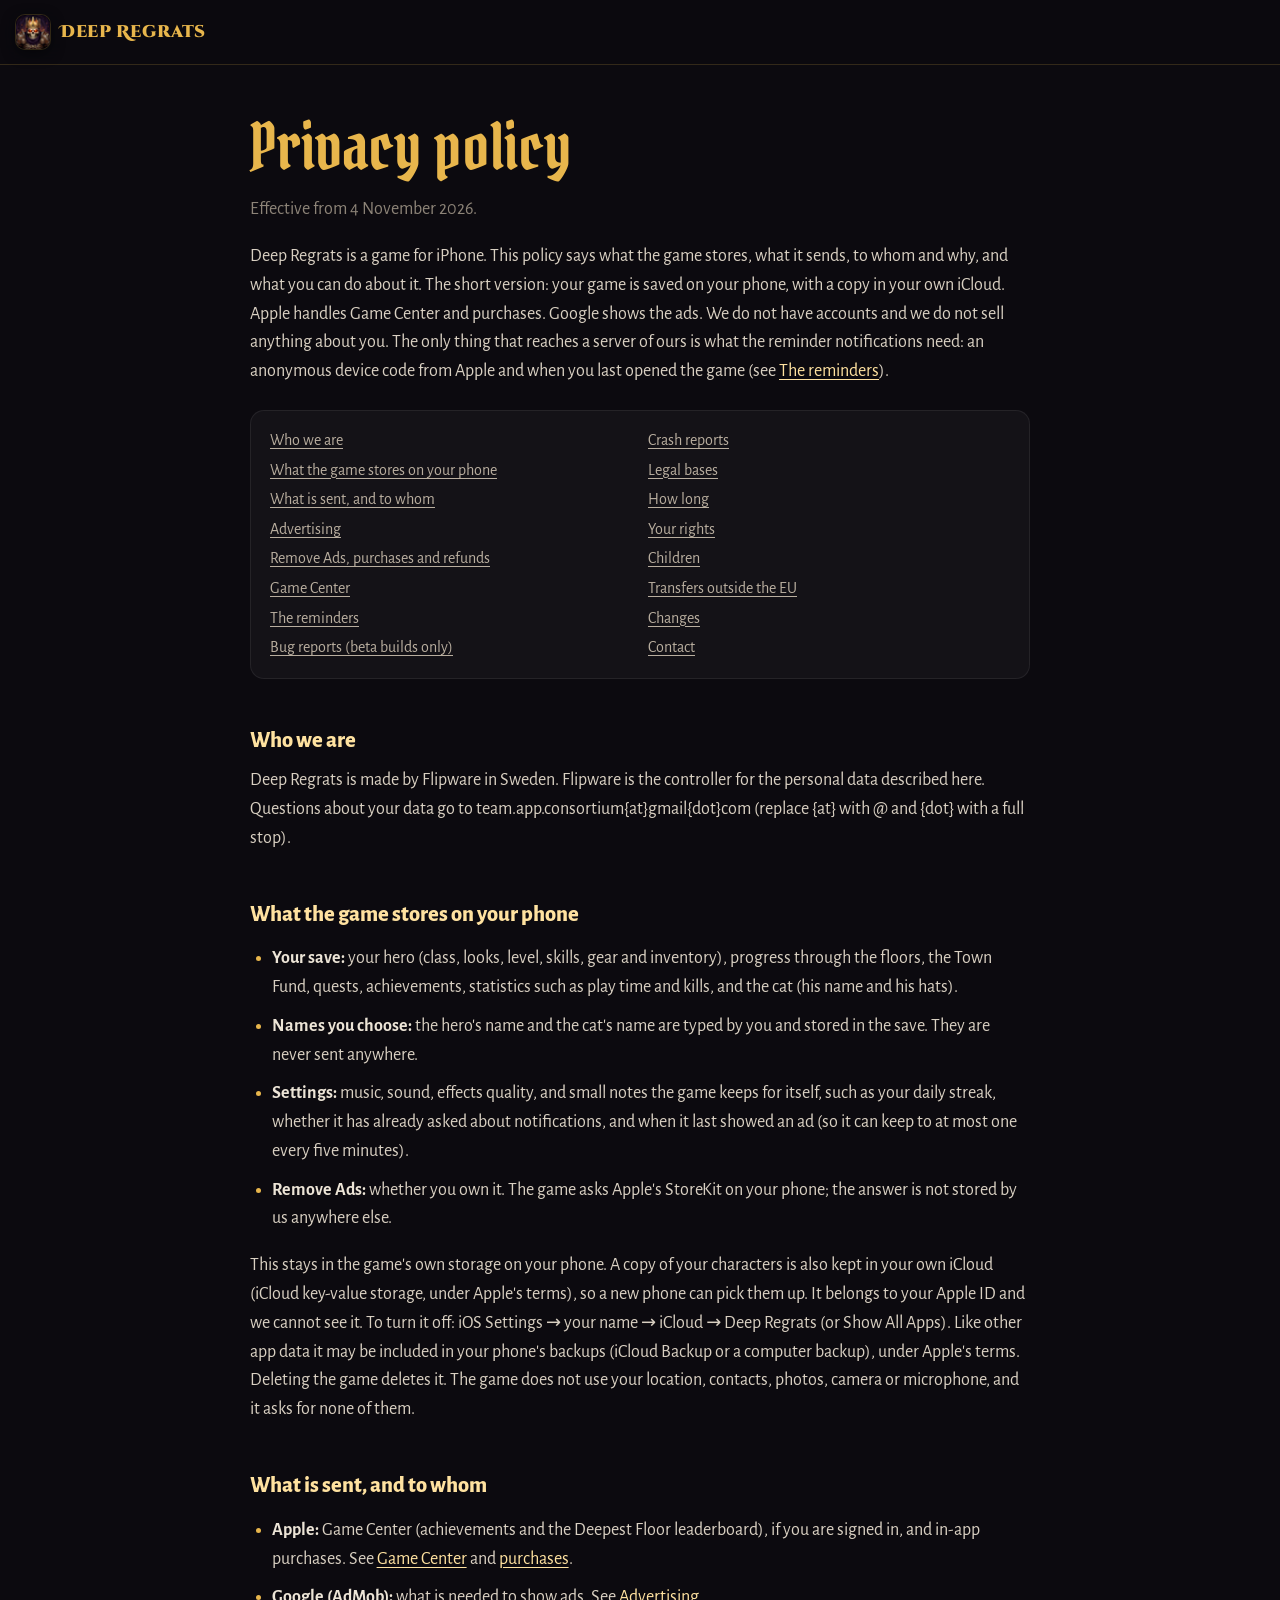
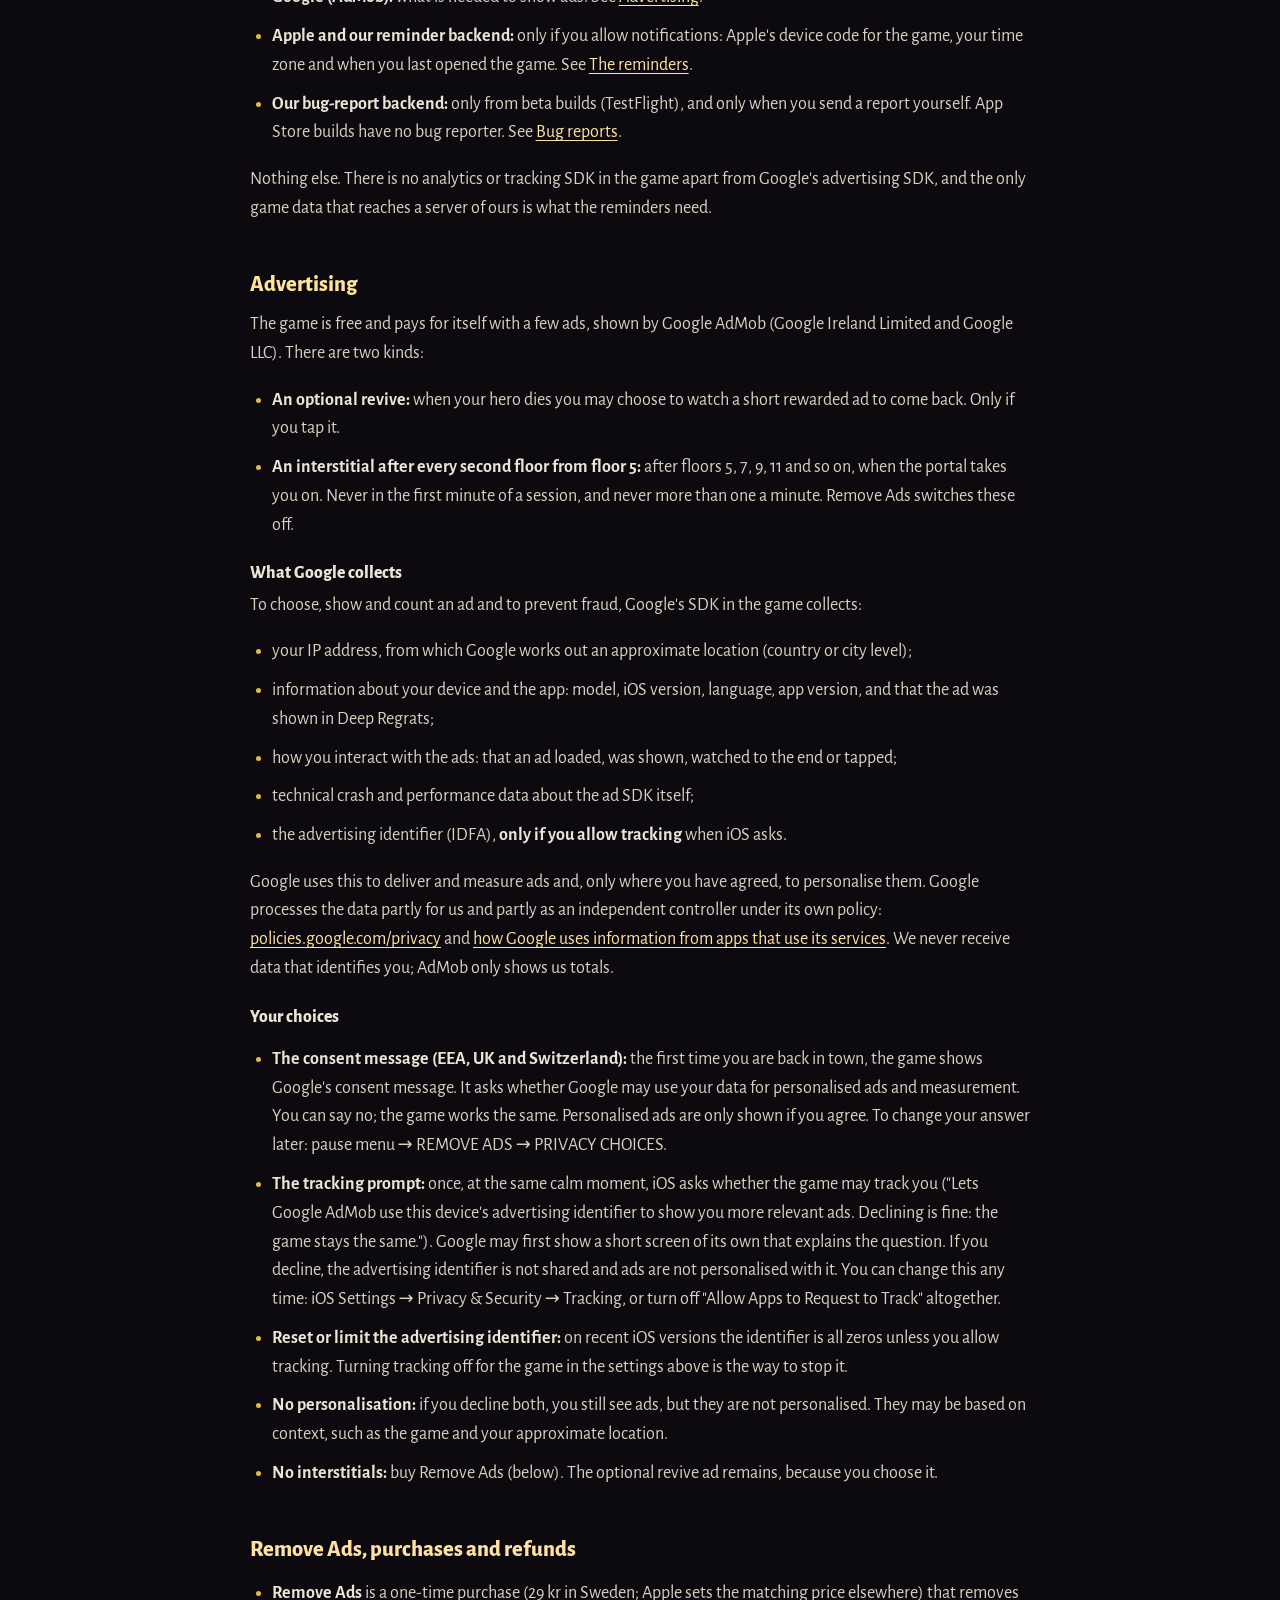
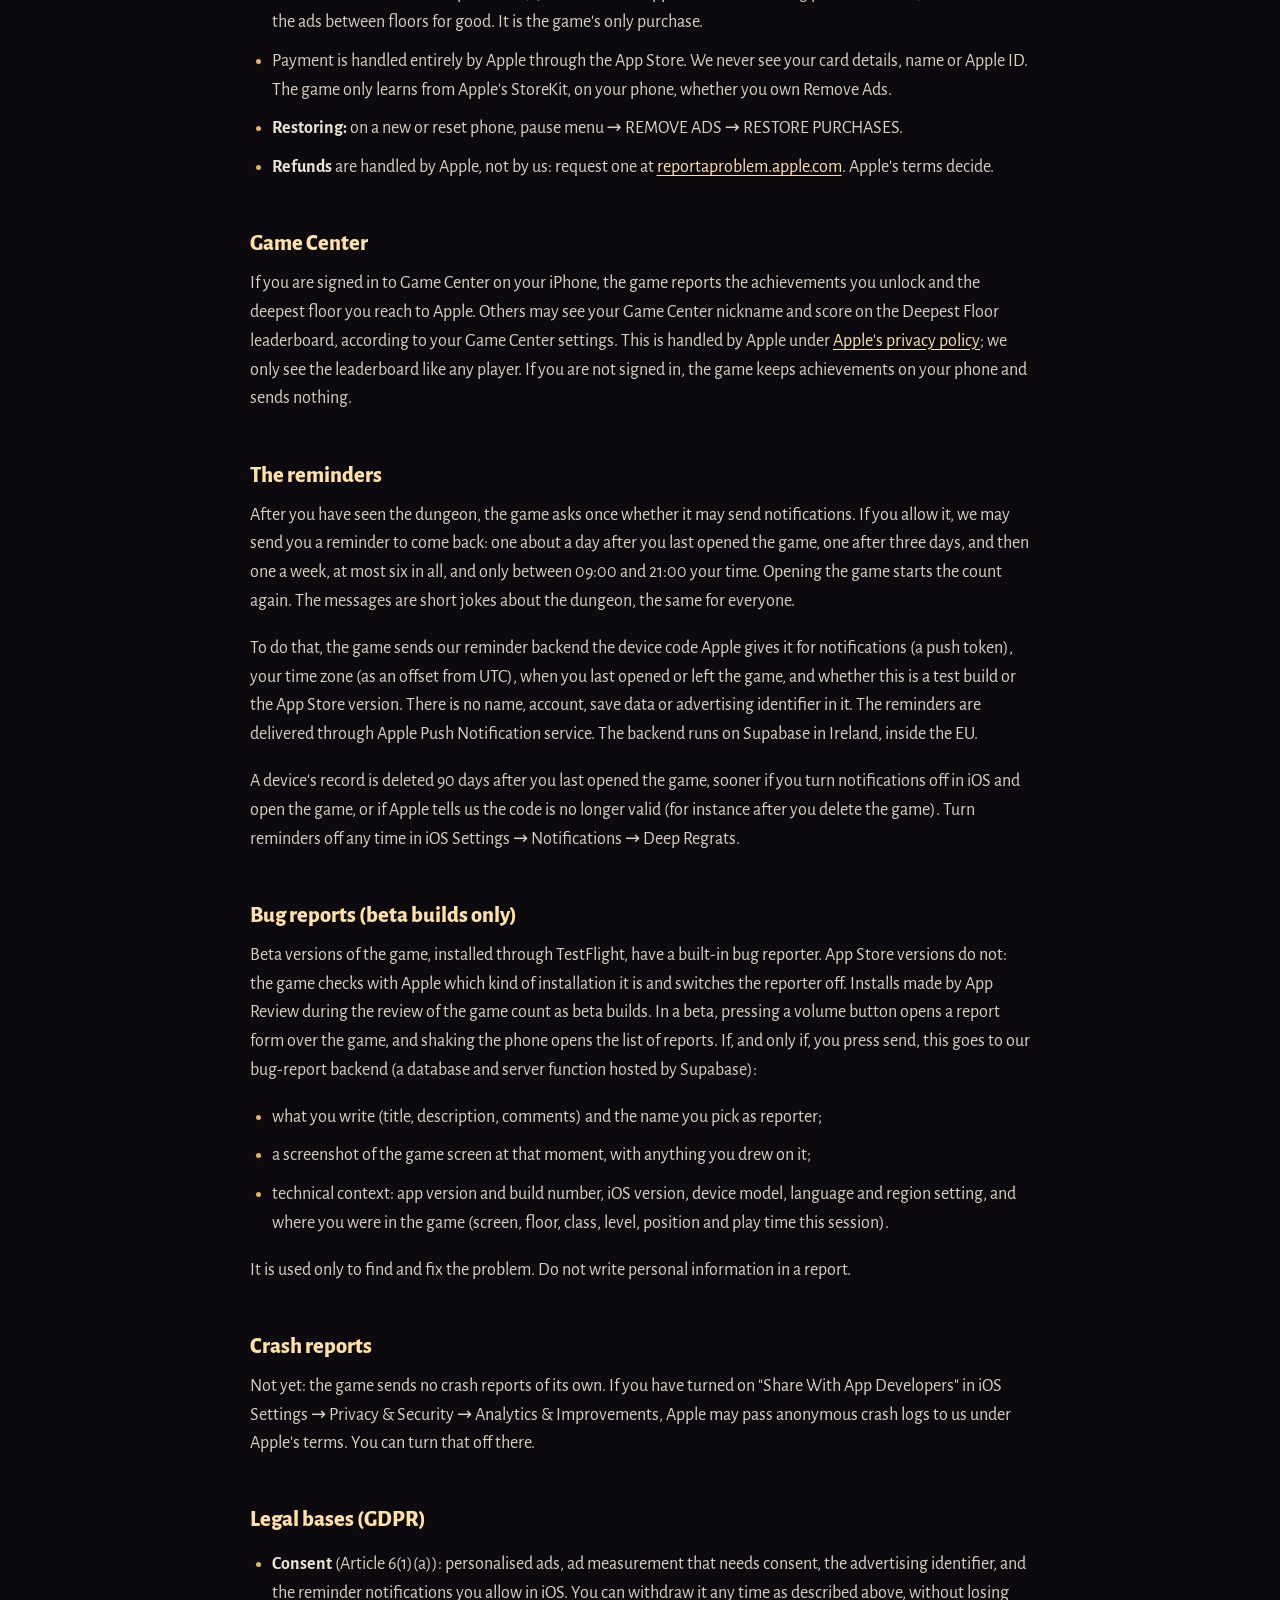
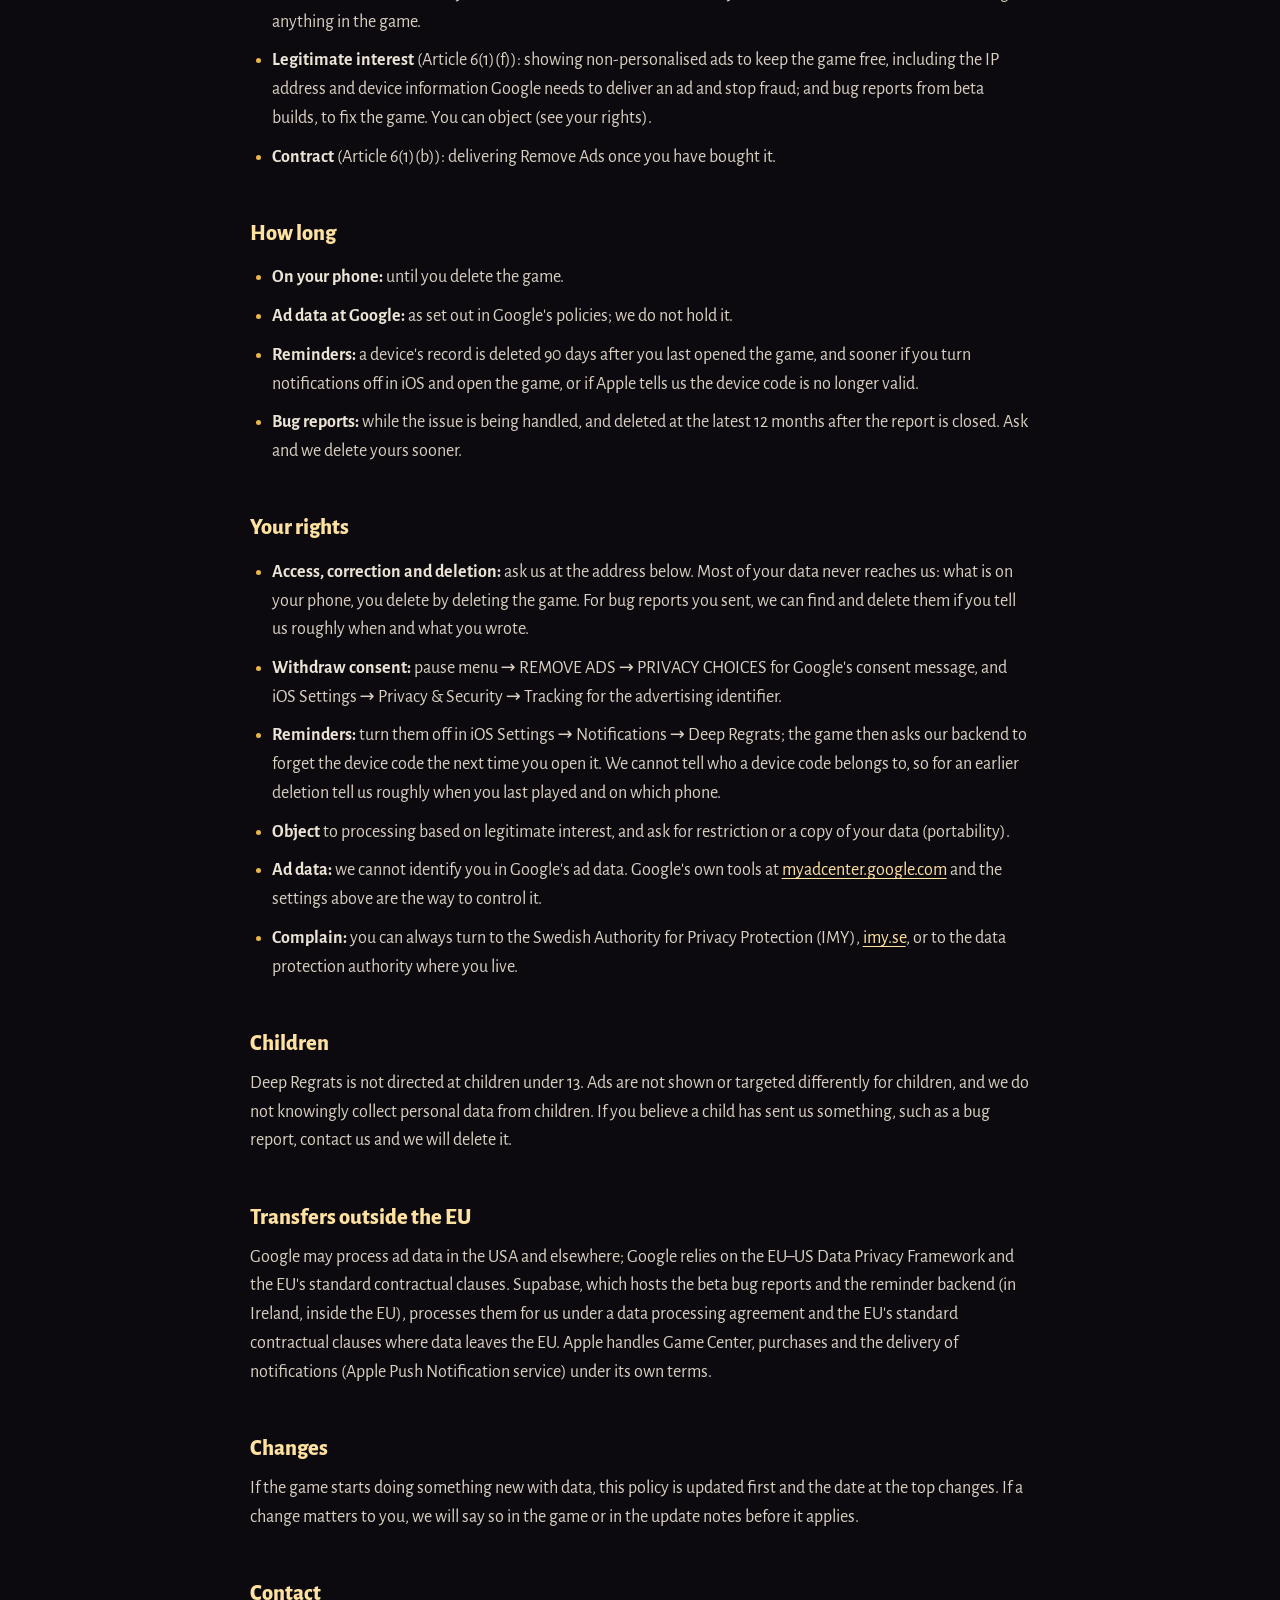
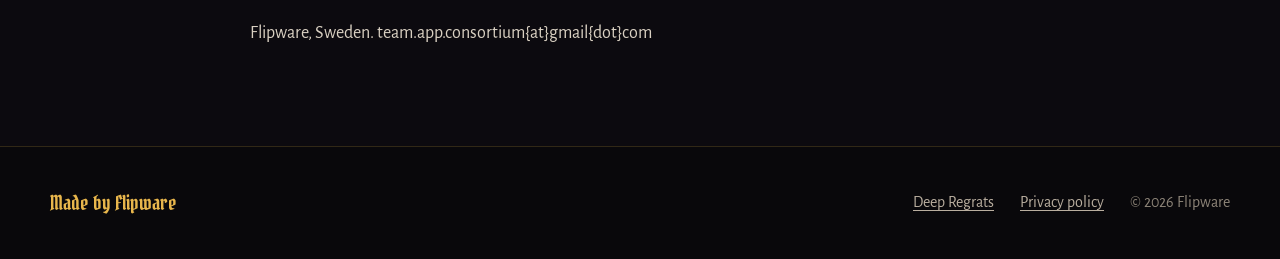
<file: privacy.html>
<!doctype html>
<html lang="en">
<head>
<meta charset="utf-8">
<meta name="viewport" content="width=device-width, initial-scale=1, viewport-fit=cover">
<title>Privacy policy – Deep Regrats</title>
<meta name="description" content="What Deep Regrats, the iPhone game by Flipware, stores, what it sends and to whom: Apple, Google AdMob for ads, and nothing else.">
<meta name="theme-color" content="#0c0a0f">
<link rel="canonical" href="https://ftronnbe.github.io/spelet-public/privacy.html">
<link rel="alternate" hreflang="en" href="https://ftronnbe.github.io/spelet-public/privacy.html">
<link rel="icon" href="favicon.ico" sizes="any">
<link rel="apple-touch-icon" href="apple-touch-icon.png">
<link rel="stylesheet" href="assets/css/style.css?v=3">
<meta property="og:title" content="Privacy policy – Deep Regrats">
<meta property="og:image" content="https://ftronnbe.github.io/spelet-public/assets/img/og-image.jpg">
</head>
<body>
<a class="skip" href="#main">Skip to content</a>
<header class="nav solid">
  <a class="brand" href="./"><img src="assets/img/favicon-32.png" srcset="assets/img/icon-192.png 2x" width="34" height="34" alt="">Deep Regrats</a>
</header>
<main class="legal" id="main">
<h1>Privacy policy</h1>
<p class="date">Effective from 4 November 2026.</p>
<p>Deep Regrats is a game for iPhone. This policy says what the game stores, what it sends, to whom and why, and what you can do about it. The short version: your game is saved on your phone, with a copy in your own iCloud. Apple handles Game Center and purchases. Google shows the ads. We do not have accounts and we do not sell anything about you. The only thing that reaches a server of ours is what the reminder notifications need: an anonymous device code from Apple and when you last opened the game (see <a href="#notifications">The reminders</a>).</p>

<nav class="toc" aria-label="Contents">
  <a href="#who-we-are">Who we are</a>
  <a href="#on-your-device">What the game stores on your phone</a>
  <a href="#what-is-sent">What is sent, and to whom</a>
  <a href="#advertising">Advertising</a>
  <a href="#purchases">Remove Ads, purchases and refunds</a>
  <a href="#game-center">Game Center</a>
  <a href="#notifications">The reminders</a>
  <a href="#bug-reports">Bug reports (beta builds only)</a>
  <a href="#crash-reports">Crash reports</a>
  <a href="#legal-bases">Legal bases</a>
  <a href="#retention">How long</a>
  <a href="#your-rights">Your rights</a>
  <a href="#children">Children</a>
  <a href="#transfers">Transfers outside the EU</a>
  <a href="#changes">Changes</a>
  <a href="#contact">Contact</a>
</nav>

<h2 id="who-we-are">Who we are</h2>
<p>Deep Regrats is made by Flipware in Sweden. Flipware is the controller for the personal data described here. Questions about your data go to team.app.consortium{at}gmail{dot}com (replace {at} with @ and {dot} with a full stop).</p>

<h2 id="on-your-device">What the game stores on your phone</h2>
<ul>
<li><strong>Your save:</strong> your hero (class, looks, level, skills, gear and inventory), progress through the floors, the Town Fund, quests, achievements, statistics such as play time and kills, and the cat (his name and his hats).</li>
<li><strong>Names you choose:</strong> the hero's name and the cat's name are typed by you and stored in the save. They are never sent anywhere.</li>
<li><strong>Settings:</strong> music, sound, effects quality, and small notes the game keeps for itself, such as your daily streak, whether it has already asked about notifications, and when it last showed an ad (so it can keep to at most one every five minutes).</li>
<li><strong>Remove Ads:</strong> whether you own it. The game asks Apple's StoreKit on your phone; the answer is not stored by us anywhere else.</li>
</ul>
<p>This stays in the game's own storage on your phone. A copy of your characters is also kept in your own iCloud (iCloud key-value storage, under Apple's terms), so a new phone can pick them up. It belongs to your Apple ID and we cannot see it. To turn it off: iOS Settings → your name → iCloud → Deep Regrats (or Show All Apps). Like other app data it may be included in your phone's backups (iCloud Backup or a computer backup), under Apple's terms. Deleting the game deletes it. The game does not use your location, contacts, photos, camera or microphone, and it asks for none of them.</p>

<h2 id="what-is-sent">What is sent, and to whom</h2>
<ul>
<li><strong>Apple:</strong> Game Center (achievements and the Deepest Floor leaderboard), if you are signed in, and in-app purchases. See <a href="#game-center">Game Center</a> and <a href="#purchases">purchases</a>.</li>
<li><strong>Google (AdMob):</strong> what is needed to show ads. See <a href="#advertising">Advertising</a>.</li>
<li><strong>Apple and our reminder backend:</strong> only if you allow notifications: Apple's device code for the game, your time zone and when you last opened the game. See <a href="#notifications">The reminders</a>.</li>
<li><strong>Our bug-report backend:</strong> only from beta builds (TestFlight), and only when you send a report yourself. App Store builds have no bug reporter. See <a href="#bug-reports">Bug reports</a>.</li>
</ul>
<p>Nothing else. There is no analytics or tracking SDK in the game apart from Google's advertising SDK, and the only game data that reaches a server of ours is what the reminders need.</p>

<h2 id="advertising">Advertising</h2>
<p>The game is free and pays for itself with a few ads, shown by Google AdMob (Google Ireland Limited and Google LLC). There are two kinds:</p>
<ul>
<li><strong>An optional revive:</strong> when your hero dies you may choose to watch a short rewarded ad to come back. Only if you tap it.</li>
<li><strong>An interstitial after every second floor from floor 5:</strong> after floors 5, 7, 9, 11 and so on, when the portal takes you on. Never in the first minute of a session, and never more than one a minute. Remove Ads switches these off.</li>
</ul>
<h3>What Google collects</h3>
<p>To choose, show and count an ad and to prevent fraud, Google's SDK in the game collects:</p>
<ul>
<li>your IP address, from which Google works out an approximate location (country or city level);</li>
<li>information about your device and the app: model, iOS version, language, app version, and that the ad was shown in Deep Regrats;</li>
<li>how you interact with the ads: that an ad loaded, was shown, watched to the end or tapped;</li>
<li>technical crash and performance data about the ad SDK itself;</li>
<li>the advertising identifier (IDFA), <strong>only if you allow tracking</strong> when iOS asks.</li>
</ul>
<p>Google uses this to deliver and measure ads and, only where you have agreed, to personalise them. Google processes the data partly for us and partly as an independent controller under its own policy: <a href="https://policies.google.com/privacy" rel="noopener">policies.google.com/privacy</a> and <a href="https://policies.google.com/technologies/partner-sites" rel="noopener">how Google uses information from apps that use its services</a>. We never receive data that identifies you; AdMob only shows us totals.</p>
<h3>Your choices</h3>
<ul>
<li><strong>The consent message (EEA, UK and Switzerland):</strong> the first time you are back in town, the game shows Google's consent message. It asks whether Google may use your data for personalised ads and measurement. You can say no; the game works the same. Personalised ads are only shown if you agree. To change your answer later: pause menu → REMOVE ADS → PRIVACY CHOICES.</li>
<li><strong>The tracking prompt:</strong> once, at the same calm moment, iOS asks whether the game may track you ("Lets Google AdMob use this device's advertising identifier to show you more relevant ads. Declining is fine: the game stays the same."). Google may first show a short screen of its own that explains the question. If you decline, the advertising identifier is not shared and ads are not personalised with it. You can change this any time: iOS Settings → Privacy &amp; Security → Tracking, or turn off "Allow Apps to Request to Track" altogether.</li>
<li><strong>Reset or limit the advertising identifier:</strong> on recent iOS versions the identifier is all zeros unless you allow tracking. Turning tracking off for the game in the settings above is the way to stop it.</li>
<li><strong>No personalisation:</strong> if you decline both, you still see ads, but they are not personalised. They may be based on context, such as the game and your approximate location.</li>
<li><strong>No interstitials:</strong> buy Remove Ads (below). The optional revive ad remains, because you choose it.</li>
</ul>

<h2 id="purchases">Remove Ads, purchases and refunds</h2>
<ul>
<li><strong>Remove Ads</strong> is a one-time purchase (29 kr in Sweden; Apple sets the matching price elsewhere) that removes the ads between floors for good. It is the game's only purchase.</li>
<li>Payment is handled entirely by Apple through the App Store. We never see your card details, name or Apple ID. The game only learns from Apple's StoreKit, on your phone, whether you own Remove Ads.</li>
<li><strong>Restoring:</strong> on a new or reset phone, pause menu → REMOVE ADS → RESTORE PURCHASES.</li>
<li><strong>Refunds</strong> are handled by Apple, not by us: request one at <a href="https://reportaproblem.apple.com" rel="noopener">reportaproblem.apple.com</a>. Apple's terms decide.</li>
</ul>

<h2 id="game-center">Game Center</h2>
<p>If you are signed in to Game Center on your iPhone, the game reports the achievements you unlock and the deepest floor you reach to Apple. Others may see your Game Center nickname and score on the Deepest Floor leaderboard, according to your Game Center settings. This is handled by Apple under <a href="https://www.apple.com/legal/privacy/" rel="noopener">Apple's privacy policy</a>; we only see the leaderboard like any player. If you are not signed in, the game keeps achievements on your phone and sends nothing.</p>

<h2 id="notifications">The reminders</h2>
<p>After you have seen the dungeon, the game asks once whether it may send notifications. If you allow it, we may send you a reminder to come back: one about a day after you last opened the game, one after three days, and then one a week, at most six in all, and only between 09:00 and 21:00 your time. Opening the game starts the count again. The messages are short jokes about the dungeon, the same for everyone.</p>
<p>To do that, the game sends our reminder backend the device code Apple gives it for notifications (a push token), your time zone (as an offset from UTC), when you last opened or left the game, and whether this is a test build or the App Store version. There is no name, account, save data or advertising identifier in it. The reminders are delivered through Apple Push Notification service. The backend runs on Supabase in Ireland, inside the EU.</p>
<p>A device's record is deleted 90 days after you last opened the game, sooner if you turn notifications off in iOS and open the game, or if Apple tells us the code is no longer valid (for instance after you delete the game). Turn reminders off any time in iOS Settings → Notifications → Deep Regrats.</p>

<h2 id="bug-reports">Bug reports (beta builds only)</h2>
<p>Beta versions of the game, installed through TestFlight, have a built-in bug reporter. App Store versions do not: the game checks with Apple which kind of installation it is and switches the reporter off. Installs made by App Review during the review of the game count as beta builds. In a beta, pressing a volume button opens a report form over the game, and shaking the phone opens the list of reports. If, and only if, you press send, this goes to our bug-report backend (a database and server function hosted by Supabase):</p>
<ul>
<li>what you write (title, description, comments) and the name you pick as reporter;</li>
<li>a screenshot of the game screen at that moment, with anything you drew on it;</li>
<li>technical context: app version and build number, iOS version, device model, language and region setting, and where you were in the game (screen, floor, class, level, position and play time this session).</li>
</ul>
<p>It is used only to find and fix the problem. Do not write personal information in a report.</p>

<h2 id="crash-reports">Crash reports</h2>
<p>Not yet: the game sends no crash reports of its own. If you have turned on "Share With App Developers" in iOS Settings → Privacy &amp; Security → Analytics &amp; Improvements, Apple may pass anonymous crash logs to us under Apple's terms. You can turn that off there.</p>

<h2 id="legal-bases">Legal bases (GDPR)</h2>
<ul>
<li><strong>Consent</strong> (Article 6(1)(a)): personalised ads, ad measurement that needs consent, the advertising identifier, and the reminder notifications you allow in iOS. You can withdraw it any time as described above, without losing anything in the game.</li>
<li><strong>Legitimate interest</strong> (Article 6(1)(f)): showing non-personalised ads to keep the game free, including the IP address and device information Google needs to deliver an ad and stop fraud; and bug reports from beta builds, to fix the game. You can object (see your rights).</li>
<li><strong>Contract</strong> (Article 6(1)(b)): delivering Remove Ads once you have bought it.</li>
</ul>

<h2 id="retention">How long</h2>
<ul>
<li><strong>On your phone:</strong> until you delete the game.</li>
<li><strong>Ad data at Google:</strong> as set out in Google's policies; we do not hold it.</li>
<li><strong>Reminders:</strong> a device's record is deleted 90 days after you last opened the game, and sooner if you turn notifications off in iOS and open the game, or if Apple tells us the device code is no longer valid.</li>
<li><strong>Bug reports:</strong> while the issue is being handled, and deleted at the latest 12 months after the report is closed. Ask and we delete yours sooner.</li>
</ul>

<h2 id="your-rights">Your rights</h2>
<ul>
<li><strong>Access, correction and deletion:</strong> ask us at the address below. Most of your data never reaches us: what is on your phone, you delete by deleting the game. For bug reports you sent, we can find and delete them if you tell us roughly when and what you wrote.</li>
<li><strong>Withdraw consent:</strong> pause menu → REMOVE ADS → PRIVACY CHOICES for Google's consent message, and iOS Settings → Privacy &amp; Security → Tracking for the advertising identifier.</li>
<li><strong>Reminders:</strong> turn them off in iOS Settings → Notifications → Deep Regrats; the game then asks our backend to forget the device code the next time you open it. We cannot tell who a device code belongs to, so for an earlier deletion tell us roughly when you last played and on which phone.</li>
<li><strong>Object</strong> to processing based on legitimate interest, and ask for restriction or a copy of your data (portability).</li>
<li><strong>Ad data:</strong> we cannot identify you in Google's ad data. Google's own tools at <a href="https://myadcenter.google.com" rel="noopener">myadcenter.google.com</a> and the settings above are the way to control it.</li>
<li><strong>Complain:</strong> you can always turn to the Swedish Authority for Privacy Protection (IMY), <a href="https://www.imy.se" rel="noopener">imy.se</a>, or to the data protection authority where you live.</li>
</ul>

<h2 id="children">Children</h2>
<p>Deep Regrats is not directed at children under 13. Ads are not shown or targeted differently for children, and we do not knowingly collect personal data from children. If you believe a child has sent us something, such as a bug report, contact us and we will delete it.</p>

<h2 id="transfers">Transfers outside the EU</h2>
<p>Google may process ad data in the USA and elsewhere; Google relies on the EU–US Data Privacy Framework and the EU's standard contractual clauses. Supabase, which hosts the beta bug reports and the reminder backend (in Ireland, inside the EU), processes them for us under a data processing agreement and the EU's standard contractual clauses where data leaves the EU. Apple handles Game Center, purchases and the delivery of notifications (Apple Push Notification service) under its own terms.</p>

<h2 id="changes">Changes</h2>
<p>If the game starts doing something new with data, this policy is updated first and the date at the top changes. If a change matters to you, we will say so in the game or in the update notes before it applies.</p>

<h2 id="contact">Contact</h2>
<p>Flipware, Sweden. team.app.consortium{at}gmail{dot}com</p>
</main>
<footer><div class="wrap inner"><span class="made">Made by Flipware</span><span class="spacer"></span><a href="./">Deep Regrats</a><a href="privacy.html">Privacy policy</a><span>© 2026 Flipware</span></div></footer>
</body>
</html>
</file>
<file: assets/css/style.css>
/* Deep Regrats: the website. Plain CSS, no build step. Fonts are self-hosted (assets/fonts, SIL OFL). */

@font-face { font-family: "Cinzel Decorative"; src: url("../fonts/cinzel-decorative-latin-900-normal.woff2") format("woff2"); font-weight: 900; font-display: swap; }
@font-face { font-family: "Cinzel Decorative"; src: url("../fonts/cinzel-decorative-latin-700-normal.woff2") format("woff2"); font-weight: 700; font-display: swap; }
@font-face { font-family: "Pirata One"; src: url("../fonts/pirata-one-latin-400-normal.woff2") format("woff2"); font-weight: 400; font-display: swap; }
@font-face { font-family: "Alegreya Sans"; src: url("../fonts/alegreya-sans-latin-400-normal.woff2") format("woff2"); font-weight: 400; font-display: swap; }
@font-face { font-family: "Alegreya Sans"; src: url("../fonts/alegreya-sans-latin-400-italic.woff2") format("woff2"); font-weight: 400; font-style: italic; font-display: swap; }
@font-face { font-family: "Alegreya Sans"; src: url("../fonts/alegreya-sans-latin-700-normal.woff2") format("woff2"); font-weight: 700; font-display: swap; }
@font-face { font-family: "Alegreya Sans"; src: url("../fonts/alegreya-sans-latin-800-normal.woff2") format("woff2"); font-weight: 800; font-display: swap; }

:root {
  --bg: #0c0a0f;
  --bg-2: #141117;
  --stone: #1c1921;
  --stone-2: #26222c;
  --stone-3: #332e3a;
  --line: rgba(232, 182, 76, 0.18);
  --line-soft: rgba(255, 255, 255, 0.07);
  --text: #ece4d6;
  --muted: #b9ae9f;
  --dim: #8d8478;
  --gold: #e8b64c;
  --gold-hi: #ffe2a0;
  --gold-lo: #a8741f;
  --torch: #ff8a2b;
  --ember: #ff5a1f;
  --purple: #9b6dff;
  --purple-lo: #3b2366;
  --radius: 14px;
  --nav-h: 64px;
  --display: "Cinzel Decorative", "Trajan Pro", Georgia, serif;
  --head: "Pirata One", "Cinzel Decorative", Georgia, serif;
  --body: "Alegreya Sans", "Gill Sans", "Segoe UI", system-ui, sans-serif;
  color-scheme: dark;
}

*, *::before, *::after { box-sizing: border-box; }
html { scroll-behavior: smooth; scroll-padding-top: calc(var(--nav-h) + 12px); -webkit-text-size-adjust: 100%; }
body {
  margin: 0; background: var(--bg); color: var(--text);
  font: 400 1.125rem/1.6 var(--body);
  overflow-x: hidden;
}
img { max-width: 100%; height: auto; display: block; }
a { color: var(--gold-hi); text-underline-offset: 3px; }
a:hover { color: #fff; }
:focus-visible { outline: 3px solid var(--gold-hi); outline-offset: 3px; border-radius: 6px; }
h1, h2, h3 { line-height: 1.1; margin: 0 0 .5em; font-weight: 400; }
h2 { font-family: var(--head); font-size: clamp(2.3rem, 5.5vw, 4rem); color: var(--gold); letter-spacing: .01em; }
h3 { font-family: var(--head); font-size: 1.7rem; color: var(--text); }
p { margin: 0 0 1em; }
[hidden] { display: none !important; }
.visually-hidden { position: absolute !important; width: 1px; height: 1px; overflow: hidden; clip: rect(0 0 0 0); white-space: nowrap; }

.skip { position: absolute; left: 12px; top: -60px; z-index: 100; background: var(--gold); color: #1a1206; padding: 10px 16px; border-radius: 10px; font-weight: 800; text-decoration: none; }
.skip:focus { top: 12px; }

/* ---------- Nav ---------- */
.nav {
  position: fixed; inset: 0 0 auto 0; height: var(--nav-h); z-index: 50;
  display: flex; align-items: center; gap: 20px; padding: 0 max(16px, env(safe-area-inset-left)) 0 max(16px, env(safe-area-inset-left));
  transition: background .35s, box-shadow .35s, backdrop-filter .35s;
}
.nav.scrolled, .nav.solid { background: rgba(12, 10, 15, .82); backdrop-filter: blur(12px) saturate(1.2); -webkit-backdrop-filter: blur(12px) saturate(1.2); box-shadow: 0 1px 0 var(--line); }
.brand { display: flex; align-items: center; gap: 10px; text-decoration: none; color: var(--gold); font-family: var(--display); font-weight: 900; font-size: 1.05rem; letter-spacing: .04em; white-space: nowrap; }
.brand-logo { height: 46px; width: auto; overflow: visible; margin-top: 6px; }
.brand-logo .tt { font-family: var(--display); font-weight: 900; font-size: 108px; letter-spacing: 4px; }
.brand-logo .scrawl, .brand-logo .scribe { fill: none; stroke: #e5372a; stroke-width: 7; stroke-linecap: round; stroke-linejoin: round; stroke-dasharray: 1; stroke-dashoffset: 1; }
.brand-logo .scrawl { animation: ink .5s ease-out .9s forwards; }
.brand-logo .scribe { stroke: #ff5a48; animation: ink .45s ease-out 1.4s forwards; }
.brand-logo .scribe.tick { animation-delay: 1.3s; animation-duration: .25s; }
@media (prefers-reduced-motion: reduce) { .brand-logo .scrawl, .brand-logo .scribe { animation: none; stroke-dashoffset: 0; } }
.brand img { width: 34px; height: 34px; border-radius: 9px; box-shadow: 0 0 0 1px var(--line), 0 4px 14px rgba(0,0,0,.5); }
.nav .links { display: flex; gap: 4px; margin-left: auto; }
.nav .links a { color: var(--muted); text-decoration: none; font-weight: 700; font-size: 1rem; padding: 8px 12px; border-radius: 999px; transition: color .2s, background .2s; }
.nav .links a:hover, .nav .links a[aria-current] { color: var(--text); background: rgba(255,255,255,.06); }
.nav .menu-btn { display: none; margin-left: auto; background: none; border: 1px solid var(--line); color: var(--text); border-radius: 999px; padding: 8px 14px; font: 700 1rem var(--body); cursor: pointer; }
@media (max-width: 400px) { .brand { font-size: .9rem; gap: 8px; } .brand img { width: 30px; height: 30px; } }
@media (max-width: 860px) {
  .nav .menu-btn { display: inline-block; }
  .nav .links { position: absolute; top: var(--nav-h); right: 12px; left: 12px; flex-direction: column; gap: 2px; padding: 10px; border-radius: var(--radius);
    background: rgba(20, 17, 23, .97); box-shadow: 0 0 0 1px var(--line), 0 20px 50px rgba(0,0,0,.6); display: none; }
  .nav.open .links { display: flex; }
  .nav .links a { padding: 12px 14px; font-size: 1.1rem; }
}

/* ---------- Hero ---------- */
.hero { position: relative; min-height: max(640px, 100svh); overflow: hidden; isolation: isolate; display: grid; background: #0b090d; }
.scene { position: absolute; inset: 0; z-index: -1; }
.scene .layer { position: absolute; inset: -4%; width: 108%; height: 108%; will-change: transform;
  transform: translate3d(calc(var(--px, 0) * var(--d) * -1px), calc(var(--py, 0) * var(--d) * -1px + var(--sy, 0) * var(--d) * .06px), 0); }
.scene svg { width: 100%; height: 100%; display: block; overflow: visible; }
/* The arch keeps a sensible size on tall, narrow screens: its box is at most 160vw tall, standing on the floor. */
.scene .layer.arch { top: auto; bottom: -4%; height: min(108%, 160vw); }
.scene .glow { position: absolute; border-radius: 50%; pointer-events: none; mix-blend-mode: screen; }
.scene .stair-glow { left: 50%; top: 58%; width: 46vmax; height: 46vmax; translate: -50% -50%;
  background: radial-gradient(closest-side, rgba(255, 190, 110, .55), rgba(255, 120, 40, .18) 45%, transparent 72%); animation: breathe 6s ease-in-out infinite; }
.scene .torch { width: 34vmax; height: 34vmax; translate: -50% -50%; top: var(--ty); left: var(--tx);
  background: radial-gradient(closest-side, rgba(255, 150, 50, .5), rgba(255, 90, 20, .16) 50%, transparent 75%); animation: flicker 2.3s infinite steps(1, end); }
.scene .torch.r { animation-duration: 2.9s; animation-delay: -1.1s; }
.scene .fog { position: absolute; inset: auto -20% -6% -20%; height: 38%; background:
  radial-gradient(40% 60% at 30% 70%, rgba(150, 120, 190, .16), transparent 70%),
  radial-gradient(35% 50% at 70% 80%, rgba(120, 100, 160, .14), transparent 70%); filter: blur(10px); animation: drift 22s ease-in-out infinite alternate; }
.scene .vignette { position: absolute; inset: 0; background:
  radial-gradient(120% 90% at 50% 55%, transparent 45%, rgba(5, 4, 7, .85) 100%),
  linear-gradient(to bottom, rgba(8, 6, 10, .65), transparent 22%, transparent 70%, var(--bg) 100%); }
#embers { position: absolute; inset: 0; width: 100%; height: 100%; pointer-events: none; z-index: 0; }

@keyframes breathe { 0%, 100% { opacity: .85; scale: 1; } 50% { opacity: 1; scale: 1.06; } }
@keyframes flicker { 0% { opacity: .9; } 8% { opacity: .7; } 15% { opacity: 1; } 31% { opacity: .78; } 44% { opacity: .95; } 52% { opacity: .68; } 63% { opacity: 1; } 79% { opacity: .82; } 88% { opacity: .97; } }
@keyframes drift { from { transform: translateX(-4%); } to { transform: translateX(4%); } }

.hero-inner { position: relative; z-index: 1; align-self: stretch; display: flex; flex-direction: column; align-items: center; text-align: center;
  padding: calc(var(--nav-h) + clamp(18px, 5vh, 56px)) 16px clamp(28px, 5vh, 56px); }
.eyebrow { font-weight: 800; letter-spacing: .32em; text-transform: uppercase; font-size: .8rem; color: var(--muted); margin: 0 0 14px; }
.title { margin: 0; width: min(100%, 920px); line-height: 0; }
.title svg { display: block; width: 100%; height: auto; overflow: visible; }
.title .tt { font-family: var(--display); font-weight: 900; font-size: 108px; letter-spacing: 4px; }
/* The deliberate typo: the A is scribbled out and a small red e is written below it. */
.title .scrawl, .title .scribe { fill: none; stroke: #e5372a; stroke-linecap: round; stroke-linejoin: round; stroke-dasharray: 1; stroke-dashoffset: 1; }
.title .scrawl { stroke-width: 5.4; animation: ink .55s ease-out 1.9s forwards; }
.title .scribe { stroke: #ff5a48; stroke-width: 5.2; animation: ink .5s ease-out 2.4s forwards; }
.title .scribe.tick { stroke-width: 3.6; animation-delay: 2.25s; animation-duration: .3s; }
@keyframes ink { to { stroke-dashoffset: 0; } }
@media (prefers-reduced-motion: reduce) { .title .scrawl, .title .scribe { animation: none; stroke-dashoffset: 0; } }

.tagline { line-height: 1.15; margin: clamp(14px, 3vh, 26px) 0 0; font-family: var(--head); font-size: clamp(1.6rem, 4.2vw, 2.6rem); color: var(--text); text-shadow: 0 2px 12px #000; }
.tagline .t1, .tagline .t2 { display: block; opacity: 0; animation: rise .9s ease-out forwards; }
.tagline .t1 { animation-delay: .5s; }
.tagline .t2 { animation-delay: 2.3s; color: var(--gold-hi); font-size: .8em; }
@keyframes rise { from { opacity: 0; transform: translateY(14px); filter: blur(4px); } to { opacity: 1; transform: none; filter: none; } }

.hero-spacer { flex: 1; min-height: clamp(150px, 30vh, 380px); }
.badges { display: flex; flex-wrap: wrap; gap: 12px; justify-content: center; opacity: 0; animation: rise .8s ease-out 1.2s forwards; }
.badge {
  display: inline-flex; align-items: center; gap: 12px; min-height: 58px; padding: 9px 20px 9px 14px; border-radius: 14px; text-decoration: none; text-align: left;
  color: var(--text); background: rgba(14, 12, 17, .82); box-shadow: 0 0 0 1px rgba(255,255,255,.18), 0 10px 30px rgba(0,0,0,.5); backdrop-filter: blur(6px); -webkit-backdrop-filter: blur(6px);
  transition: transform .2s, box-shadow .2s;
}
.badge svg { flex: none; }
.badge small { display: block; font-size: .78rem; line-height: 1.2; color: var(--muted); font-weight: 700; letter-spacing: .04em; text-transform: uppercase; }
.badge b { display: block; font-size: 1.2rem; line-height: 1.15; font-weight: 800; }
a.badge:hover { transform: translateY(-2px); box-shadow: 0 0 0 1px var(--gold), 0 14px 34px rgba(0,0,0,.6); color: var(--text); }
.badge[aria-disabled="true"] { cursor: default; }
.badge.primary { background: linear-gradient(180deg, #f6cf72, #d99a2b); color: #1d1204; box-shadow: 0 0 0 1px #ffe6a8, 0 10px 30px rgba(255, 140, 40, .3); }
.badge.primary small { color: #4a300a; }
.hero-note { margin: 14px 0 0; font-size: .95rem; color: var(--muted); opacity: 0; animation: rise .8s ease-out 1.6s forwards; }
.scroll-cue { margin-top: 18px; color: var(--muted); text-decoration: none; font-size: .9rem; letter-spacing: .2em; text-transform: uppercase; opacity: 0; animation: rise .8s ease-out 2.6s forwards; }
.scroll-cue::after { content: ""; display: block; width: 1px; height: 34px; margin: 8px auto 0; background: linear-gradient(var(--gold), transparent); animation: cue 2s ease-in-out infinite; }
@keyframes cue { 0%, 100% { transform: scaleY(.4); transform-origin: top; } 50% { transform: scaleY(1); transform-origin: top; } }

@media (max-width: 700px) {
  .hero-note, .scroll-cue { display: none; }
  .scene .layer.arch { bottom: 92px; }
  .badge { min-width: 250px; }
}

/* Kevin crossing the hero */
.crosser { position: absolute; bottom: 7%; left: 0; width: 80px; aspect-ratio: 399 / 320; z-index: 1; pointer-events: none;
  animation: cross 26s linear 4s infinite; transform: translateX(-120px); }
.crosser .sprite { width: 100%; height: 100%; }
@keyframes cross { 0% { transform: translateX(-120px); } 40%, 100% { transform: translateX(calc(100vw + 40px)); } }

/* ---------- Sprites (frames side by side; any size via aspect-ratio) ---------- */
.sprite { background-repeat: no-repeat; background-size: calc(var(--n) * 100%) 100%; background-position: 0 0;
  animation: frames var(--dur, .9s) steps(var(--n), jump-none) infinite; image-rendering: auto; }
@keyframes frames { from { background-position: 0 0; } to { background-position: 100% 0; } }
.paused .sprite, .sprite.paused { animation-play-state: paused; }

/* ---------- Marquee ---------- */
.marquee { position: relative; overflow: hidden; border-block: 1px solid var(--line); background: linear-gradient(90deg, #120f15, #1a1520, #120f15); padding: 14px 0; }
.marquee-track { display: flex; width: max-content; animation: marquee 60s linear infinite; }
.marquee:hover .marquee-track { animation-play-state: paused; }
.marquee ul { display: flex; gap: 0; margin: 0; padding: 0; list-style: none; }
.marquee li { font-family: var(--head); font-size: 1.6rem; color: var(--muted); padding: 0 22px; white-space: nowrap; }
.marquee li::after { content: "✦"; color: var(--gold); font-size: .8rem; margin-left: 44px; vertical-align: middle; opacity: .8; }
@keyframes marquee { to { transform: translateX(-50%); } }

/* ---------- Sections ---------- */
section { position: relative; }
.wrap { width: min(1180px, 100% - 32px); margin-inline: auto; }
.band { padding: clamp(72px, 11vw, 140px) 0; }
.band.alt { background: linear-gradient(180deg, var(--bg), #120f16 15%, #120f16 85%, var(--bg)); }
.kicker { font-weight: 800; letter-spacing: .26em; text-transform: uppercase; color: var(--torch); font-size: .82rem; margin: 0 0 10px; }
.lede { font-size: clamp(1.15rem, 2vw, 1.35rem); color: var(--muted); max-width: 60ch; }
.section-head { margin-bottom: clamp(32px, 5vw, 56px); }

[data-reveal] { opacity: 0; transform: translateY(26px); transition: opacity .8s ease, transform .8s cubic-bezier(.2, .7, .2, 1); transition-delay: var(--delay, 0s); }
[data-reveal].in { opacity: 1; transform: none; }

/* Feature cards */
.features { display: grid; grid-template-columns: repeat(auto-fit, minmax(min(100%, 300px), 1fr)); gap: 18px; }
.card {
  position: relative; padding: 26px 24px 24px; border-radius: var(--radius);
  background: linear-gradient(160deg, var(--stone-2), var(--stone) 60%); box-shadow: 0 0 0 1px var(--line-soft), 0 20px 40px rgba(0,0,0,.35);
  transform: perspective(900px) rotateX(var(--rx, 0deg)) rotateY(var(--ry, 0deg)); transition: transform .25s ease, box-shadow .25s; transform-style: preserve-3d;
}
.card::before { content: ""; position: absolute; inset: 0; border-radius: inherit; pointer-events: none;
  background: radial-gradient(400px circle at var(--mx, 50%) var(--my, 0%), rgba(255, 180, 90, .12), transparent 45%); opacity: 0; transition: opacity .3s; }
.card:hover::before { opacity: 1; }
.card:hover { box-shadow: 0 0 0 1px var(--line), 0 26px 50px rgba(0,0,0,.45); }
.card .ico { width: 56px; height: 56px; margin-bottom: 14px; border-radius: 12px; display: grid; place-items: center; background: rgba(0,0,0,.3); box-shadow: inset 0 0 0 1px var(--line); }
.card .ico img { width: 46px; height: 46px; object-fit: contain; }
.card h3 { margin-bottom: .35em; }
.card p { color: var(--muted); margin: 0; }
.card .aside { display: block; margin-top: 10px; color: var(--dim); font-style: italic; font-size: 1rem; }

/* Monsters */
.regions { display: grid; gap: clamp(28px, 4vw, 44px); }
.region h3 { display: flex; align-items: baseline; gap: 12px; flex-wrap: wrap; font-size: 1.9rem; margin-bottom: 14px; color: var(--gold-hi); }
.region h3 small { font-family: var(--body); font-size: .95rem; color: var(--dim); letter-spacing: .08em; text-transform: uppercase; font-weight: 700; }
.monsters { display: grid; grid-template-columns: repeat(auto-fit, minmax(min(100%, 150px), 1fr)); gap: 14px; margin: 0; padding: 0; list-style: none; }
.monster { position: relative; display: grid; grid-template-rows: 150px auto; border-radius: var(--radius); overflow: hidden;
  background: radial-gradient(70% 55% at 50% 72%, var(--glow, rgba(255,140,60,.13)), transparent 70%), linear-gradient(180deg, #1a171e, #121014);
  box-shadow: 0 0 0 1px var(--line-soft); transition: box-shadow .25s, transform .25s; }
.monster:hover { box-shadow: 0 0 0 1px var(--line), 0 18px 34px rgba(0,0,0,.45); transform: translateY(-3px); }
.monster .stage { position: relative; display: grid; place-items: end center; padding-bottom: 14px; }
.monster .stage::after { content: ""; position: absolute; bottom: 12px; left: 50%; width: 70px; height: 14px; translate: -50% 0; border-radius: 50%; background: rgba(0,0,0,.55); filter: blur(3px); z-index: 0; }
.monster .sprite { position: relative; z-index: 1; height: calc(var(--h) * 1px * var(--k, 1.15)); aspect-ratio: var(--w) / var(--h); max-height: 136px; }
.monster .info { padding: 12px 16px 16px; border-top: 1px solid var(--line-soft); }
.monster h4 { margin: 0 0 4px; font-family: var(--head); font-weight: 400; font-size: 1.35rem; color: var(--text); }
.monster p { margin: 0; color: var(--muted); font-size: 1rem; line-height: 1.45; }
.catacombs { --glow: rgba(160, 120, 255, .16); }
.caves { --glow: rgba(120, 200, 120, .13); }
.sewers { --glow: rgba(140, 200, 80, .14); }
.frozen { --glow: rgba(120, 190, 255, .16); }
.inferno { --glow: rgba(255, 110, 40, .2); }

.bosses { margin-top: clamp(48px, 7vw, 80px); display: grid; grid-template-columns: minmax(0, 380px) 1fr; gap: clamp(24px, 5vw, 64px); align-items: center; }
.bosses figure { margin: 0; position: relative; }
.bosses figure img { border-radius: 28px; box-shadow: 0 0 0 1px var(--line), 0 30px 80px rgba(0,0,0,.6), 0 0 80px rgba(155, 109, 255, .22); }
.bosses figcaption { margin-top: 12px; color: var(--dim); font-size: .95rem; text-align: center; font-style: italic; }
.boss-list { list-style: none; padding: 0; margin: 18px 0 0; display: grid; gap: 10px; counter-reset: floor; }
.boss-list li { display: grid; grid-template-columns: 74px 1fr; gap: 14px; align-items: baseline; padding: 12px 16px; border-radius: 12px; background: rgba(255,255,255,.03); box-shadow: inset 0 0 0 1px var(--line-soft); }
.boss-list .fl { font-weight: 800; color: var(--torch); font-size: .85rem; letter-spacing: .14em; text-transform: uppercase; }
.boss-list b { font-family: var(--head); font-weight: 400; font-size: 1.35rem; color: var(--gold-hi); }
.boss-list span.q { display: block; color: var(--muted); font-size: 1rem; font-style: italic; }
@media (max-width: 760px) { .bosses { grid-template-columns: 1fr; } .bosses figure { max-width: 320px; margin-inline: auto; } }

/* Classes */
.classes { display: grid; grid-template-columns: repeat(auto-fit, minmax(min(100%, 300px), 1fr)); gap: 18px; }
.class-card { padding: 0; overflow: hidden; display: flex; flex-direction: column; }
.class-card .stage { position: relative; height: 230px; display: grid; place-items: end center; padding-bottom: 22px;
  background: radial-gradient(60% 60% at 50% 80%, var(--c, rgba(255,150,60,.25)), transparent 70%), linear-gradient(180deg, #0f0d12, #1d1a22); }
.class-card .stage::after { content: ""; position: absolute; bottom: 18px; left: 50%; width: 110px; height: 20px; translate: -50% 0; border-radius: 50%; background: rgba(0,0,0,.6); filter: blur(4px); }
.class-card .sprite { position: relative; z-index: 1; height: calc(var(--h) * 1.3px); aspect-ratio: var(--w) / var(--h); }
.class-card .sprite.attack { display: none; --dur: .7s; }
.class-card:hover .sprite.walk, .class-card:focus-within .sprite.walk, .class-card.attacking .sprite.walk { display: none; }
.class-card:hover .sprite.attack, .class-card:focus-within .sprite.attack, .class-card.attacking .sprite.attack { display: block; }
.class-card .emblem { position: absolute; top: 14px; left: 14px; width: 54px; height: 54px; filter: drop-shadow(0 4px 10px rgba(0,0,0,.6)); }
.class-card .body { padding: 20px 22px 24px; }
.class-card .tag { color: var(--torch); font-weight: 800; letter-spacing: .14em; text-transform: uppercase; font-size: .8rem; }
.class-card ul { margin: 12px 0 0; padding: 0; list-style: none; display: flex; flex-wrap: wrap; gap: 6px; }
.class-card li { font-size: .92rem; padding: 3px 10px; border-radius: 999px; background: rgba(255,255,255,.05); color: var(--muted); box-shadow: inset 0 0 0 1px var(--line-soft); }
.class-card .try { margin-top: 14px; background: none; border: 1px solid var(--line); color: var(--gold-hi); font: 700 .95rem var(--body); padding: 7px 14px; border-radius: 999px; cursor: pointer; }
.barbarian { --c: rgba(255, 110, 50, .28); }
.ranger { --c: rgba(110, 210, 120, .22); }
.sorcerer { --c: rgba(155, 109, 255, .3); }

/* Kevin */
.kevin { display: grid; grid-template-columns: minmax(0, 1fr) minmax(0, 1.1fr); gap: clamp(28px, 6vw, 80px); align-items: center; }
.kevin-stage { position: relative; display: grid; place-items: center; min-height: 500px; padding-bottom: 36px; border-radius: 28px;
  background: radial-gradient(55% 50% at 50% 62%, rgba(155, 109, 255, .28), transparent 70%), linear-gradient(180deg, #120f17, #1b1622); box-shadow: 0 0 0 1px var(--line-soft); overflow: hidden; }
.kevin-stage::after { content: ""; position: absolute; bottom: 64px; left: 50%; width: 150px; height: 26px; translate: -50% 0; border-radius: 50%; background: rgba(0,0,0,.55); filter: blur(5px); }
.kevin-cat { position: relative; z-index: 1; width: 170px; aspect-ratio: 283 / 591; margin-top: 44px; }
.kevin-cat img { position: absolute; inset: 0; width: 100%; height: 100%; opacity: 0; transition: opacity .45s ease, transform .45s cubic-bezier(.3,1.6,.5,1); transform: translateY(6px); }
.kevin-cat img.on { opacity: 1; transform: none; }
/* Kevin is never quite still: he breathes, sways a little, nods at his own remarks and hops when he gets a new hat. */
.kevin-cat { transform-origin: 50% 96%; animation: kbreathe 3.8s ease-in-out infinite, ksway 9s ease-in-out infinite, klook 11s ease-in-out infinite; }
.kevin-cat.react { animation: kbreathe 3.8s ease-in-out infinite, ksway 9s ease-in-out infinite, klook 11s ease-in-out infinite, knod .7s ease-out 1; }
.kevin-cat.pop { animation: kbreathe 3.8s ease-in-out infinite, ksway 9s ease-in-out infinite, klook 11s ease-in-out infinite, khop .7s cubic-bezier(.3,1.4,.5,1) 1; }
@keyframes kbreathe { 0%, 100% { scale: 1 1; } 50% { scale: 1.012 1.026; } }
@keyframes ksway { 0%, 100% { rotate: -.7deg; } 50% { rotate: .7deg; } }
@keyframes klook { 0%, 62%, 100% { translate: 0 0; } 68%, 78% { translate: -5px 0; } 84%, 94% { translate: 5px 0; } }
@keyframes knod { 0% { translate: 0 0; } 30% { translate: 0 5px; } 100% { translate: 0 0; } }
@keyframes khop { 0% { translate: 0 0; } 35% { translate: 0 -22px; } 70% { translate: 0 2px; } 100% { translate: 0 0; } }
.kevin-stage::after { animation: kshadow 3.8s ease-in-out infinite; }
@keyframes kshadow { 0%, 100% { scale: 1 1; opacity: 1; } 50% { scale: 1.05 1; opacity: .85; } }
.bubble:not(.swap) { animation: bpop .4s cubic-bezier(.3,1.5,.5,1); }
@keyframes bpop { from { transform: scale(.94); } to { transform: none; } }
@media (prefers-reduced-motion: reduce) { .kevin-cat, .kevin-cat.react, .kevin-cat.pop, .kevin-stage::after, .bubble:not(.swap) { animation: none; } }
.bubble { position: absolute; z-index: 2; top: 28px; left: 50%; translate: -50% 0; width: min(86%, 360px); padding: 14px 18px; border-radius: 16px; background: #f4ecdc; color: #20180f;
  font-weight: 700; font-size: 1.12rem; line-height: 1.35; text-align: center; box-shadow: 0 12px 30px rgba(0,0,0,.45); transition: opacity .35s, transform .35s; }
.bubble::after { content: ""; position: absolute; bottom: -10px; left: 50%; translate: -50% 0; border: 10px solid transparent; border-bottom: 0; border-top-color: #f4ecdc; }
.bubble.swap { opacity: 0; transform: translateY(-6px); }
.bubble cite { display: block; font-style: normal; font-size: .8rem; color: #7a6a55; margin-top: 4px; letter-spacing: .1em; text-transform: uppercase; }
.kevin-controls { position: absolute; z-index: 2; bottom: 14px; left: 0; right: 0; display: flex; justify-content: center; gap: 8px; flex-wrap: wrap; padding: 0 12px; }
.btn { display: inline-flex; align-items: center; gap: 8px; background: rgba(255,255,255,.06); border: 1px solid var(--line); color: var(--text); font: 700 1rem var(--body); padding: 9px 16px; border-radius: 999px; cursor: pointer; transition: background .2s, border-color .2s; }
.btn:hover { background: rgba(232, 182, 76, .14); border-color: var(--gold); }
.hats { list-style: none; margin: 22px 0 0; padding: 0; display: grid; grid-template-columns: repeat(auto-fill, minmax(min(100%, 250px), 1fr)); gap: 10px; }
.hats li { display: grid; grid-template-columns: 44px 1fr; gap: 12px; align-items: center; padding: 10px 12px; border-radius: 12px; background: rgba(255,255,255,.03); box-shadow: inset 0 0 0 1px var(--line-soft); cursor: pointer; transition: background .2s, box-shadow .2s; }
.hats li:hover, .hats li.on { background: rgba(155, 109, 255, .1); box-shadow: inset 0 0 0 1px rgba(155, 109, 255, .45); }
.hats li button { all: unset; display: contents; cursor: pointer; }
.hats img { width: 44px; height: 44px; object-fit: contain; }
.hats b { display: block; font-size: 1rem; line-height: 1.25; }
.hats span { display: block; font-size: .9rem; color: var(--dim); line-height: 1.3; }
@media (max-width: 860px) { .kevin { grid-template-columns: 1fr; } }

/* Screens */
.carousel { position: relative; }
.shots { display: flex; gap: 22px; overflow-x: auto; scroll-snap-type: x mandatory; padding: 10px max(16px, calc((100vw - 1180px) / 2)) 30px; margin: 0; list-style: none; scrollbar-width: thin; scrollbar-color: var(--stone-3) transparent; overscroll-behavior-x: contain; }
.shots li { flex: none; width: min(78vw, 780px); scroll-snap-align: center; }
.device { position: relative; padding: 12px; border-radius: 38px; background: linear-gradient(145deg, #3a3542, #17141b 40%, #2a2630); box-shadow: inset 0 0 0 1px rgba(255,255,255,.12), 0 30px 60px rgba(0,0,0,.55); }
.device img { width: 100%; aspect-ratio: 2282 / 1206; object-fit: cover; border-radius: 27px; background: #000; }
.device::before { content: ""; position: absolute; left: 22px; top: 50%; width: 9px; height: 64px; translate: 0 -50%; border-radius: 6px; background: #050406; z-index: 1; opacity: .9; }
.shots figcaption { margin-top: 14px; color: var(--muted); text-align: center; font-size: 1.05rem; }
.shots figcaption b { color: var(--text); font-family: var(--head); font-weight: 400; font-size: 1.35rem; margin-right: 6px; }
.carousel-nav { display: flex; justify-content: center; gap: 10px; margin-top: 4px; }
.carousel-nav .btn { width: 48px; height: 48px; justify-content: center; padding: 0; font-size: 1.3rem; }
@media (max-width: 600px) { .shots li { width: 88vw; } .device { padding: 7px; border-radius: 24px; } .device img { border-radius: 18px; } .device::before { display: none; } }

/* FAQ */
.faq { display: grid; gap: 10px; max-width: 860px; }
.faq details { border-radius: var(--radius); background: linear-gradient(160deg, var(--stone-2), var(--stone)); box-shadow: 0 0 0 1px var(--line-soft); }
.faq summary { cursor: pointer; list-style: none; padding: 18px 54px 18px 22px; position: relative; font-weight: 800; font-size: 1.15rem; }
.faq summary::-webkit-details-marker { display: none; }
.faq summary::after { content: "+"; position: absolute; right: 20px; top: 50%; translate: 0 -50%; color: var(--gold); font-size: 1.6rem; font-weight: 400; transition: transform .25s; }
.faq details[open] summary::after { transform: rotate(45deg); }
.faq details > div { padding: 0 22px 18px; color: var(--muted); }
.faq details > div p:last-child { margin-bottom: 0; }

/* Footer */
footer { border-top: 1px solid var(--line); padding: 40px 0 calc(40px + env(safe-area-inset-bottom)); background: #09080b; color: var(--dim); font-size: 1rem; }
footer .inner { display: flex; flex-wrap: wrap; gap: 14px 26px; align-items: center; }
footer .spacer { flex: 1; }
footer a { color: var(--muted); }
footer .made { font-family: var(--head); color: var(--gold); font-size: 1.25rem; }

/* ---------- Legal pages ---------- */
.legal { width: min(780px, 100% - 32px); margin: 0 auto; padding: calc(var(--nav-h) + 48px) 0 80px; }
.legal h1 { font-family: var(--head); font-size: clamp(2.6rem, 7vw, 4rem); color: var(--gold); margin-bottom: .2em; }
.legal h2 { font-family: var(--body); font-weight: 800; font-size: 1.4rem; color: var(--gold-hi); margin: 2.2em 0 .6em; letter-spacing: 0; }
.legal h3 { font-family: var(--body); font-weight: 800; font-size: 1.1rem; margin: 1.4em 0 .4em; }
.legal .date { color: var(--dim); }
.legal ul { padding-left: 1.2em; }
.legal li { margin-bottom: .55em; }
.legal li::marker { color: var(--gold); }
.legal strong { color: var(--text); }
.legal p, .legal li { color: #d9d0c2; }
.legal .toc { margin: 24px 0 8px; padding: 16px 20px; border-radius: var(--radius); background: rgba(255,255,255,.03); box-shadow: inset 0 0 0 1px var(--line-soft); columns: 2 220px; font-size: 1rem; }
.legal .toc a { color: var(--muted); display: block; padding: 2px 0; }
.lang-switch { display: inline-flex; gap: 2px; padding: 3px; border-radius: 999px; box-shadow: inset 0 0 0 1px var(--line); margin-left: auto; }
.lang-switch a { padding: 5px 12px; border-radius: 999px; text-decoration: none; color: var(--muted); font-weight: 800; font-size: .9rem; }
.lang-switch a[aria-current] { background: var(--gold); color: #1d1204; }

.notfound { min-height: 100svh; display: grid; place-items: center; text-align: center; padding: 100px 16px; }
.notfound h1 { font-family: var(--display); font-weight: 900; color: var(--gold); font-size: clamp(4rem, 16vw, 9rem); margin: 0; }

/* ---------- Reduced motion: everything still, nothing missing ---------- */
@media (prefers-reduced-motion: reduce) {
  html { scroll-behavior: auto; }
  *, *::before, *::after { animation-duration: .001ms !important; animation-iteration-count: 1 !important; animation-delay: 0s !important; transition-duration: .001ms !important; }
  .sprite { animation: none !important; }
  .scene .layer { transform: none !important; }
  .crosser { display: none; }
  .marquee-track { animation: none !important; flex-wrap: wrap; width: auto; }
  .marquee ul[aria-hidden] { display: none; }
  .marquee ul { flex-wrap: wrap; justify-content: center; }
  [data-reveal] { opacity: 1; transform: none; }
  .card { transform: none !important; }
}

/* ---------- Monster of the moment ---------- */
.spot { display: grid; grid-template-columns: minmax(0, 340px) 1fr; gap: clamp(20px, 4vw, 56px); align-items: center; max-width: 980px; margin: 8px auto 0; transition: opacity .26s ease, transform .26s ease; }
.spot.swap .spot-stage .sprite, .spot.swap .spot-body > *:not(.spot-controls):not(.spot-bar) { opacity: 0; transform: translateY(8px); }
.spot-stage { position: relative; min-height: 230px; display: grid; place-items: end center; padding-bottom: 36px; border-radius: 28px; overflow: hidden;
  background: radial-gradient(ellipse at 50% 70%, rgba(140, 90, 255, .20), rgba(20, 16, 28, .0) 62%), linear-gradient(180deg, #17121e, #0f0c14);
  box-shadow: 0 0 0 1px var(--line), 0 30px 70px rgba(0,0,0,.55); }
.spot-glow { position: absolute; inset: auto 10% 8% 10%; height: 40%; background: radial-gradient(ellipse at 50% 100%, rgba(255, 150, 60, .28), transparent 70%); filter: blur(10px); }
.spot-shadow { position: absolute; bottom: 28px; left: 50%; width: 150px; height: 24px; translate: -50% 0; border-radius: 50%; background: rgba(0,0,0,.55); filter: blur(7px); }
.spot-stage .sprite { position: relative; z-index: 1; transition: opacity .26s ease, transform .26s ease; max-width: 90%; }
.spot-body { min-width: 0; }
.spot-body > * { transition: opacity .26s ease, transform .26s ease; }
.spot-where { margin: 0 0 8px; font-weight: 800; letter-spacing: .22em; text-transform: uppercase; font-size: .8rem; color: var(--torch); }
.spot-name { margin: 0 0 12px; font-family: var(--head); font-weight: 400; font-size: clamp(2.2rem, 6vw, 3.6rem); line-height: 1; color: var(--gold-hi); }
.spot-desc { margin: 0; font-size: clamp(1.15rem, 2.6vw, 1.45rem); line-height: 1.5; color: var(--text); max-width: 34ch; min-height: 4.6em; }
.spot-controls { display: flex; flex-wrap: wrap; align-items: center; gap: 12px; margin-top: 22px; }
.spot-count { color: var(--dim); font-size: .92rem; letter-spacing: .06em; }
.spot-bar { margin-top: 18px; height: 3px; border-radius: 3px; background: rgba(255,255,255,.1); overflow: hidden; max-width: 340px; }
.spot-bar i { display: block; height: 100%; width: 100%; background: linear-gradient(90deg, var(--torch), var(--gold)); transform: scaleX(0); transform-origin: left; }
@media (max-width: 760px) { .spot { grid-template-columns: 1fr; text-align: center; } .spot-stage { min-height: 220px; } .spot-desc { margin-inline: auto; min-height: 0; } .spot-controls, .spot-bar { justify-content: center; margin-inline: auto; } }
@media (prefers-reduced-motion: reduce) { .spot, .spot-body > *, .spot-stage .sprite { transition: none; } }
</file>
